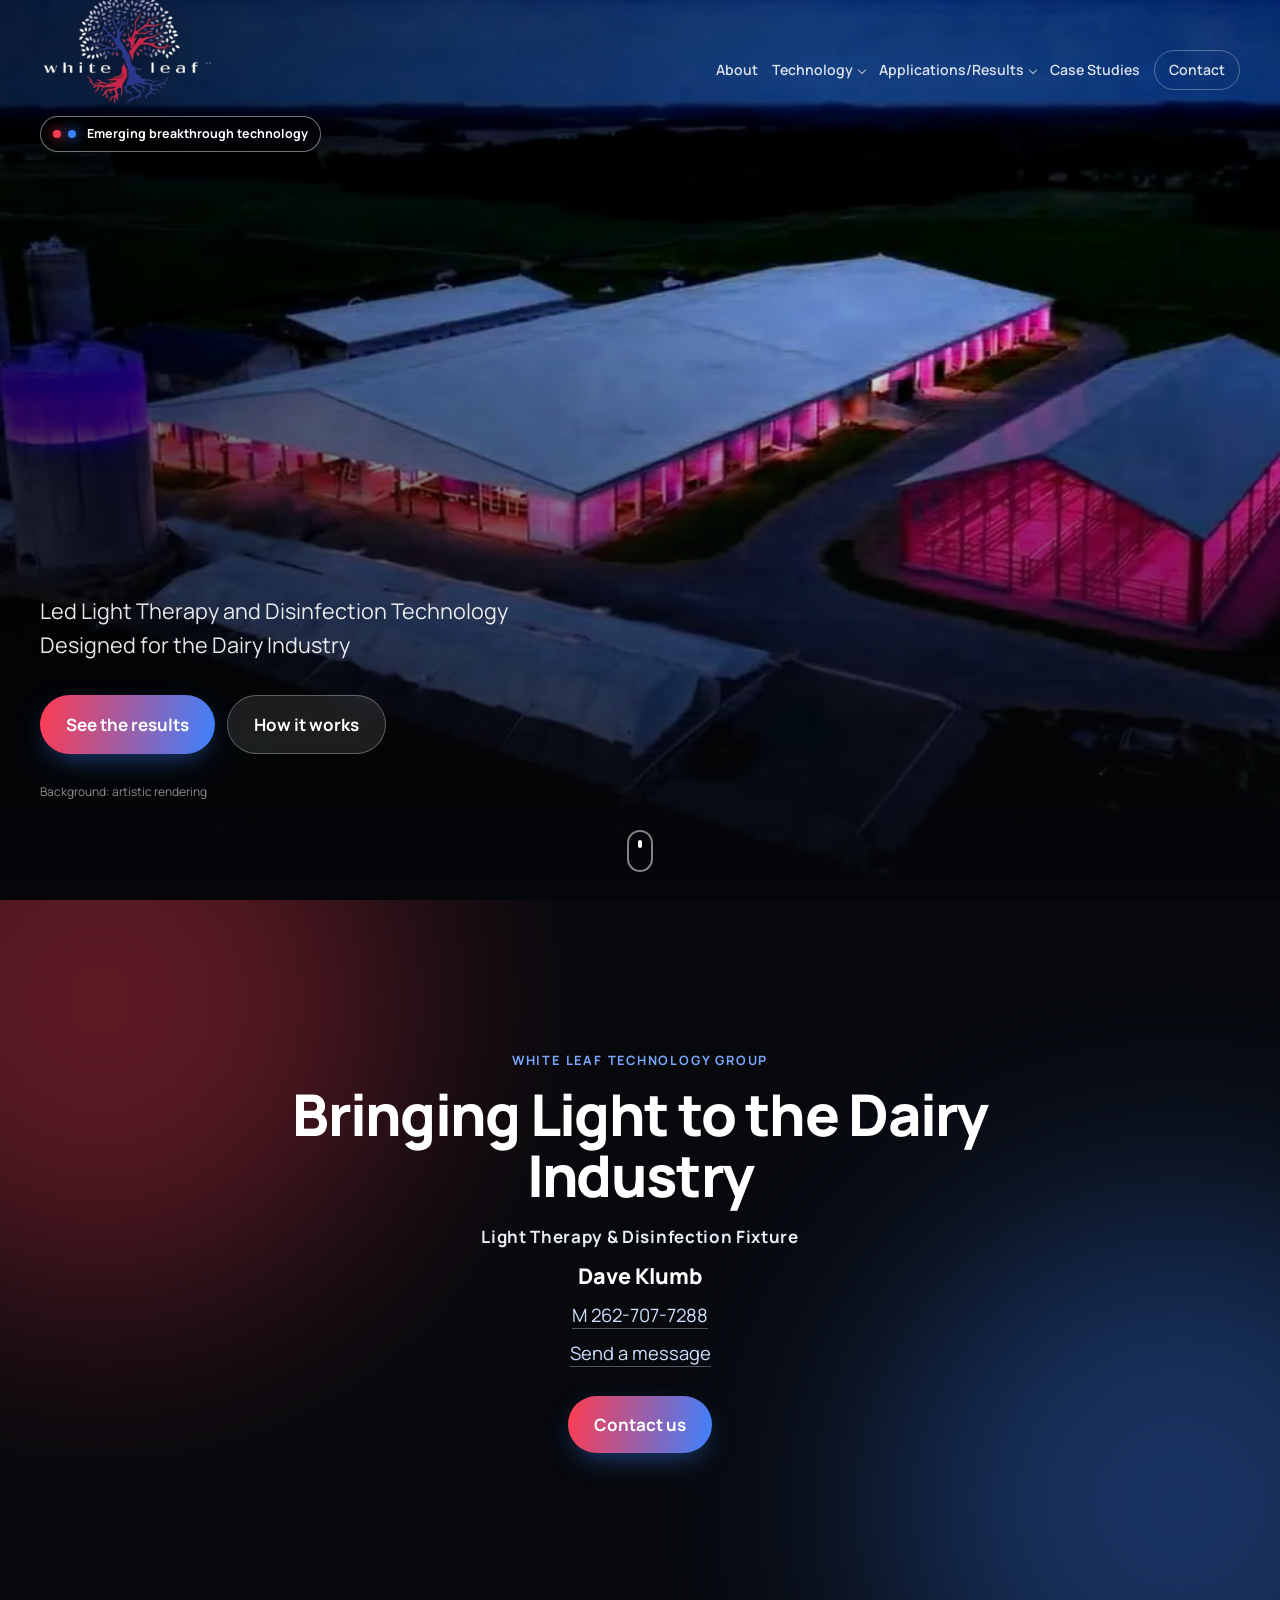
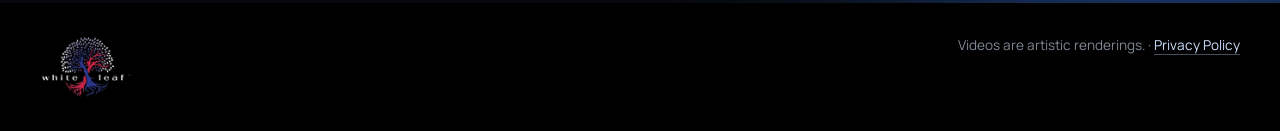
<file: index.html>
<!doctype html>
<html lang="en"><head><meta charset="utf-8"><meta name="viewport" content="width=device-width,initial-scale=1">
<title>White Leaf Technology Group — Red and Blue LED Lighting for Dairy Barns</title>
<meta name="description" content="Red and blue LED germicidal and therapy lighting for dairy barns. Fixtures for milking cows, the calving pen, heifer huts, and water troughs.">
<link rel="canonical" href="https://www.whiteleafled.net/">
<meta name="theme-color" content="#07090d">
<meta property="og:type" content="website">
<meta property="og:site_name" content="White Leaf Technology Group">
<meta property="og:title" content="White Leaf Technology Group — Red and Blue LED Lighting for Dairy Barns">
<meta property="og:description" content="Red and blue LED germicidal and therapy lighting for dairy barns. Fixtures for milking cows, the calving pen, heifer huts, and water troughs.">
<meta property="og:url" content="https://www.whiteleafled.net/">
<meta property="og:image" content="https://www.whiteleafled.net/img/og.jpg">
<meta property="og:image:alt" content="Dairy free-stall barn under red and blue LED lighting">
<meta property="og:image:type" content="image/jpeg">
<meta property="og:image:width" content="1200">
<meta property="og:image:height" content="630">
<meta name="twitter:card" content="summary_large_image">
<meta name="twitter:title" content="White Leaf Technology Group — Red and Blue LED Lighting for Dairy Barns">
<meta name="twitter:description" content="Red and blue LED germicidal and therapy lighting for dairy barns. Fixtures for milking cows, the calving pen, heifer huts, and water troughs.">
<meta name="twitter:image" content="https://www.whiteleafled.net/img/og.jpg">
<meta name="twitter:image:alt" content="Dairy free-stall barn under red and blue LED lighting">
<link rel="icon" href="favicon.ico" sizes="any">
<link rel="icon" type="image/png" href="favicon-16x16.png" sizes="16x16">
<link rel="icon" type="image/png" href="favicon-32x32.png" sizes="32x32">
<link rel="apple-touch-icon" href="apple-touch-icon.png">
<link rel="preload" href="fonts/manrope-latin.woff2" as="font" type="font/woff2" crossorigin>
<link rel="preload" as="image" href="img/logo-432.webp" imagesrcset="img/logo-216.webp 216w, img/logo-432.webp 432w" imagesizes="(max-width:520px) 105px, 216px">
<link rel="preload" as="image" href="media/flyby.webp" fetchpriority="high">
<link rel="stylesheet" href="style.css?v=20261120c">
<script type="application/ld+json">
{
  "@context": "https://schema.org",
  "@graph": [
    {
      "@type": [
        "Organization",
        "LocalBusiness"
      ],
      "@id": "https://www.whiteleafled.net/#business",
      "name": "White Leaf Technology Group",
      "url": "https://www.whiteleafled.net/",
      "description": "White Leaf Technology Group identifies emerging technologies that can be applied in the dairy industry. The first product technology being released is LED technology consisting of germicidal and therapy lighting. The blue light is continuous low-level violet-blue light in a selected band of the visible spectrum.",
      "telephone": "+1-262-707-7288",
      "address": {
        "@type": "PostalAddress",
        "addressRegion": "WI",
        "addressCountry": "US"
      },
      "areaServed": {
        "@type": "Country",
        "name": "United States"
      },
      "logo": {
        "@type": "ImageObject",
        "url": "https://www.whiteleafled.net/img/logo.png",
        "width": 852,
        "height": 584
      },
      "image": {
        "@type": "ImageObject",
        "url": "https://www.whiteleafled.net/img/og.jpg",
        "width": 1200,
        "height": 630
      },
      "founder": {
        "@type": "Person",
        "@id": "https://www.whiteleafled.net/#dave-klumb",
        "name": "Dave Klumb",
        "telephone": "+1-262-707-7288"
      }
    },
    {
      "@type": "WebSite",
      "@id": "https://www.whiteleafled.net/#website",
      "name": "White Leaf Technology Group",
      "url": "https://www.whiteleafled.net/",
      "description": "Red and blue LED germicidal and therapy lighting for dairy barns. Fixtures for milking cows, the calving pen, heifer huts, and water troughs.",
      "publisher": {
        "@id": "https://www.whiteleafled.net/#business"
      },
      "inLanguage": "en"
    },
    {
      "@type": "ItemList",
      "@id": "https://www.whiteleafled.net/#applications",
      "name": "Applications",
      "numberOfItems": 5,
      "itemListElement": [
        {
          "@type": "ListItem",
          "position": 1,
          "item": {
            "@type": "Service",
            "@id": "https://www.whiteleafled.net/#app-milking-holsteins",
            "name": "Milking Holsteins",
            "url": "https://www.whiteleafled.net/#app-milking-holsteins",
            "description": "LED light therapy and disinfection technology is installed in fixtures over the cow stalls in the free stall building. In head-to-head stalls one large fixture covers a total of 10 cows. A smaller fixture with directional technology covers 5 cows along wall stalls. Farmers, herd masters, and farm nutritionists have confirmed an average increase in milk production of 4.5–6.5 lbs more per cow under the lights. On one test farm, 2nd and 3rd year lactation cows under the lights were tracked against 2nd and 3rd lactation cows on the other side of the main feed aisle under standard lighting, with 4.5 lbs more milk per cow in the group under the LED light therapy and disinfection fixtures. All groups were fed from the same mixer at the same time each day. Multiple dairy farms installed and tracked the data over a period of 6+ years.",
            "provider": {
              "@id": "https://www.whiteleafled.net/#business"
            }
          }
        },
        {
          "@type": "ListItem",
          "position": 2,
          "item": {
            "@type": "Service",
            "@id": "https://www.whiteleafled.net/#app-nursery",
            "name": "Calving pen",
            "url": "https://www.whiteleafled.net/#app-nursery",
            "description": "LED therapy and disinfection fixtures are used in the free stall building, nursery area. Red light heals and repairs tissue, reduces pain and inflammation, improves joint and muscle health, and increases blood circulation. Blue light will improve barn hygiene / air quality around the cows, reduces heavy load of bacteria on the cow, and reducing subclinical infections.",
            "provider": {
              "@id": "https://www.whiteleafled.net/#business"
            }
          }
        },
        {
          "@type": "ListItem",
          "position": 3,
          "item": {
            "@type": "Service",
            "@id": "https://www.whiteleafled.net/#app-heifer-huts",
            "name": "Heifer Huts",
            "url": "https://www.whiteleafled.net/#app-heifer-huts",
            "description": "Red wavelengths penetrate directly through an animal’s skin and eyes, transform into cellular energy, and help develop the newborn heifer immune system, help fight off bacterial or viral infections, improve joint and muscle health, and increase blood circulation. Blue light is deadly for bacteria but safe for continuous exposure and harmless to humans and animals. It helps sanitize all feeding equipment; continuous sanitization of the calf hut keeps bacterial counts low.",
            "provider": {
              "@id": "https://www.whiteleafled.net/#business"
            }
          }
        },
        {
          "@type": "ListItem",
          "position": 4,
          "item": {
            "@type": "Service",
            "@id": "https://www.whiteleafled.net/#app-water-troughs",
            "name": "Water Troughs",
            "url": "https://www.whiteleafled.net/#app-water-troughs",
            "description": "White Leaf’s all-blue linear fixture uses patented viewing optics that direct 95% of the light into the trough / water. It helps kill harmful bacteria in the cow water troughs. With continuous sanitization, the water in the trough keeps bacterial counts low. Blue light is deadly for bacteria but safe for continuous exposure and harmless to humans and animals.",
            "provider": {
              "@id": "https://www.whiteleafled.net/#business"
            }
          }
        },
        {
          "@type": "ListItem",
          "position": 5,
          "item": {
            "@type": "Service",
            "@id": "https://www.whiteleafled.net/#app-unseen-enemy",
            "name": "Whey Material",
            "url": "https://www.whiteleafled.net/#app-unseen-enemy",
            "description": "Whey Material is an Applications entry on this site. The page presents it as a video. Videos on the site are artistic renderings.",
            "provider": {
              "@id": "https://www.whiteleafled.net/#business"
            }
          }
        }
      ]
    },
    {
      "@type": "VideoObject",
      "@id": "https://www.whiteleafled.net/#video-app-milking-holsteins",
      "name": "Milking Holsteins",
      "description": "LED light therapy and disinfection fixtures over cow stalls in the free stall building. One large fixture covers 10 cows in head-to-head stalls. A smaller directional fixture covers 5 cows along wall stalls. Videos on the site are artistic renderings.",
      "thumbnailUrl": "https://www.whiteleafled.net/media/app-milking-holsteins.webp",
      "contentUrl": "https://www.whiteleafled.net/media/app-milking-holsteins.mp4",
      "duration": "PT48.567S",
      "uploadDate": "2026-11-05T09:12:52-06:00",
      "publisher": {
        "@id": "https://www.whiteleafled.net/#business"
      },
      "inLanguage": "en"
    },
    {
      "@type": "VideoObject",
      "@id": "https://www.whiteleafled.net/#video-app-nursery",
      "name": "Calving pen",
      "description": "LED therapy and disinfection fixtures in the free stall building, nursery area. Videos on the site are artistic renderings.",
      "thumbnailUrl": "https://www.whiteleafled.net/media/app-nursery.webp",
      "contentUrl": "https://www.whiteleafled.net/media/app-nursery.mp4",
      "duration": "PT45.867S",
      "uploadDate": "2026-11-05T10:46:21-06:00",
      "publisher": {
        "@id": "https://www.whiteleafled.net/#business"
      },
      "inLanguage": "en"
    },
    {
      "@type": "VideoObject",
      "@id": "https://www.whiteleafled.net/#video-app-heifer-huts",
      "name": "Heifer Huts",
      "description": "Red and blue LED therapy and disinfection lighting for heifer huts. Red light helps develop the newborn heifer immune system. Blue light helps sanitize feeding equipment, and continuous sanitization of the calf hut keeps bacterial counts low. Videos on the site are artistic renderings.",
      "thumbnailUrl": "https://www.whiteleafled.net/media/app-heifer-huts.webp",
      "contentUrl": "https://www.whiteleafled.net/media/app-heifer-huts.mp4",
      "duration": "PT51.014S",
      "uploadDate": "2026-11-05T11:38:45-06:00",
      "publisher": {
        "@id": "https://www.whiteleafled.net/#business"
      },
      "inLanguage": "en"
    },
    {
      "@type": "VideoObject",
      "@id": "https://www.whiteleafled.net/#video-app-water-troughs",
      "name": "Water Troughs",
      "description": "An all-blue linear fixture for cow water troughs. Patented viewing optics direct 95% of the light into the trough. Continuous sanitization keeps bacterial counts in the water low. Videos on the site are artistic renderings.",
      "thumbnailUrl": "https://www.whiteleafled.net/media/app-water-troughs.webp",
      "contentUrl": "https://www.whiteleafled.net/media/app-water-troughs.mp4",
      "duration": "PT33.300S",
      "uploadDate": "2026-11-05T08:44:32-06:00",
      "publisher": {
        "@id": "https://www.whiteleafled.net/#business"
      },
      "inLanguage": "en"
    },
    {
      "@type": "VideoObject",
      "@id": "https://www.whiteleafled.net/#video-app-how-we-kill-unseen-enemy",
      "name": "How we kill the Unseen Enemy",
      "description": "Applications video: How we kill the Unseen Enemy. Videos on the site are artistic renderings.",
      "thumbnailUrl": "https://www.whiteleafled.net/media/app-how-we-kill-unseen-enemy.webp",
      "contentUrl": "https://www.whiteleafled.net/media/app-how-we-kill-unseen-enemy.mp4",
      "duration": "PT1M22.918S",
      "uploadDate": "2026-10-27T21:42:15-05:00",
      "publisher": {
        "@id": "https://www.whiteleafled.net/#business"
      },
      "inLanguage": "en"
    },
    {
      "@type": "VideoObject",
      "@id": "https://www.whiteleafled.net/#video-app-bacteria-impact-milking-cow",
      "name": "How Heavy Loads of Bacteria Impact a Milking Cow",
      "description": "Several key bacteria threaten dairy farm milking operations, causing udder infections, milk quality degradation, and animal health risks. Mastitis is the most costly disease in dairy farming, damaging udder tissue and reducing milk yield. Videos on the site are artistic renderings.",
      "thumbnailUrl": "https://www.whiteleafled.net/media/app-bacteria-impact-milking-cow.webp",
      "contentUrl": "https://www.whiteleafled.net/media/app-bacteria-impact-milking-cow.mp4",
      "duration": "PT2M40.725S",
      "uploadDate": "2026-11-05T23:03:02+00:00",
      "publisher": {
        "@id": "https://www.whiteleafled.net/#business"
      },
      "inLanguage": "en"
    },
    {
      "@type": "VideoObject",
      "@id": "https://www.whiteleafled.net/#video-app-unseen-enemy",
      "name": "Whey Material",
      "description": "Applications video: Whey Material. Videos on the site are artistic renderings.",
      "thumbnailUrl": "https://www.whiteleafled.net/media/app-unseen-enemy.webp",
      "contentUrl": "https://www.whiteleafled.net/media/app-unseen-enemy.mp4",
      "duration": "PT1M39.533S",
      "uploadDate": "2026-11-11T02:43:01+00:00",
      "publisher": {
        "@id": "https://www.whiteleafled.net/#business"
      },
      "inLanguage": "en"
    },
    {
      "@type": "FAQPage",
      "@id": "https://www.whiteleafled.net/#faq",
      "mainEntity": [
        {
          "@type": "Question",
          "name": "Does fighting bacteria take a lot of energy?",
          "acceptedAnswer": {
            "@type": "Answer",
            "text": "Fighting off bacteria takes an immense amount of energy from a milking cow, particularly in the form of glucose. When a dairy cow’s immune system detects bad bacteria—whether in her environment, on her feed, or in her gut—it triggers an inflammatory response. Research from groups like the Wageningen Livestock Research Institute shows that a fully activated immune system drastically shifts the cow’s metabolic priorities. An acute immune response can consume over 1 kilogram (2.2 lbs) of pure glucose every 12 hours. Milking cows need glucose to make lactose (milk sugar). The immune system takes complete priority. An activated immune system uses additional energy and glucose, leaving less available for milk production. A major bacterial challenge can cause a sudden drop in milk production of 20 to 40 pounds or more per day because the energy is diverted away from the udder."
          }
        }
      ]
    }
  ]
}
</script>
</head>
<body>
<!-- All facts come from the deck "Roden-Dornacker study 1-5-2026.pdf". Slide numbers cited in comments. Copy condensed; no invented results. -->
<a class="skip" href="#home-cta">Skip to content</a>
<header class="nav" id="nav"><div class="wrap nav-in">
<div class="brand-block">
<a href="#top" class="brand" aria-label="White Leaf Technology Group"><img class="logo" src="img/logo-432.webp" srcset="img/logo-216.webp 216w, img/logo-432.webp 432w" sizes="(max-width:520px) 105px, 216px" alt="White Leaf Technology Group logo" width="852" height="584" fetchpriority="high"></a>
<p class="nav-eyebrow"><span class="dot r"></span><span class="dot b"></span>Emerging breakthrough technology</p>
</div>
<button type="button" class="menu-btn" aria-label="Open menu" aria-expanded="false" aria-controls="site-nav"><span></span><span></span></button>
<nav id="site-nav" aria-label="Primary"><a href="#about">About</a><div class="dd"><a href="#technology" class="dd-top" aria-haspopup="true" aria-expanded="false">Technology<span class="caret" aria-hidden="true"></span></a><div class="dd-menu"><a href="#technology">How it works</a><a href="#tech-wavelengths">Wavelengths</a><a href="#tech-led">What is an LED</a><a href="#tech-emerging">Emerging technology</a><a href="#tech-used-today">Used today</a><a href="#red-light">Red light</a><a href="#blue-light">Blue light</a></div></div><div class="dd"><a href="#applications" class="dd-top" aria-haspopup="true" aria-expanded="false">Applications/Results<span class="caret" aria-hidden="true"></span></a><div class="dd-menu"><a href="#app-milking-holsteins">Milking Holsteins</a><a href="#app-nursery">Calving pen</a><a href="#app-heifer-huts">Heifer Huts</a><a href="#app-water-troughs">Water Troughs</a><a href="#app-how-we-kill-unseen-enemy">How we kill the Unseen Enemy</a><a href="#app-bacteria-impact-milking-cow">How Heavy Loads of Bacteria Impact a Milking Cow</a><a href="#app-unseen-enemy">Whey Material</a></div></div><a href="#case-studies">Case Studies</a><a href="#contact" class="nav-cta">Contact</a></nav>
</div></header>

<main>
<section id="top" class="hero">
<video class="hero-video" autoplay muted loop playsinline preload="metadata" poster="media/flyby.webp" width="1280" height="720" aria-hidden="true"><source src="media/flyby.mp4?v=20261117m" type="video/mp4"><source src="media/flyby.webm?v=20261117m" type="video/webm"></video>
<div class="hero-shade"></div>
<div class="wrap hero-in">
<h1 class="lead">Led Light Therapy and Disinfection Technology Designed for the Dairy Industry</h1>
<div class="ctas"><a class="btn" href="#applications">See the results</a><a class="btn ghost" href="#technology">How it works</a></div>
<p class="tag">Background: artistic rendering</p>
</div>
<a href="#home-cta" class="scroll-cue" aria-label="Scroll to contact information"></a>
</section>

<section id="about" class="sec nav-panel">
<div class="wrap split">
<div class="txt reveal">
<p class="kicker">About</p>
<h2>Bringing emerging technology to the dairy industry.</h2>
<p>White Leaf Technology Group consists of a talented team of individuals that are focused on identifying new emerging technologies that can be applied into the dairy industry. We also evaluate existing technology used in other non-dairy applications that could be re-applied in the dairy industry.</p>
<p>Our goal is to create a safer and healthier environment for dairy animals. Products need to offer measurable return on investment to the dairy farm of 1 year or less.</p>
<p class="muted">Our first product technology being released is LED technology consisting of germicidal and therapy lighting.</p>
</div>
<figure class="media reveal"><picture><source type="image/avif" srcset="img/about-barn-480.avif 480w, img/about-barn-960.avif 960w, img/about-barn.avif 1600w" sizes="(max-width:900px) 100vw, 720px"><img srcset="img/about-barn-480.webp 480w, img/about-barn-960.webp 960w, img/about-barn.webp 1600w" sizes="(max-width:900px) 100vw, 720px" src="img/about-barn.webp" alt="Dairy free-stall barn under red and blue LED lighting" loading="lazy" decoding="async" width="1600" height="1200"></picture><figcaption>In the barn under the lights</figcaption></figure>
</div>
</section>

<section id="technology" class="sec dark nav-panel">
<div class="glow g1"></div><div class="glow g2"></div>
<div class="wrap">
<div class="head reveal"><p class="kicker">Technology</p>
<h2>LED light technologies,<br>operating at different Wavelengths and Frequency's.</h2>
<!-- Technology deck slide 1 -->
<p class="muted">Light emitting diodes (LEDs) are semiconductors that convert electrical energy into light energy. The color of the light depends on the semiconductor material — and each color does a different job.</p></div>
<nav class="tech-sub reveal" aria-label="Technology pages"><a href="#tech-wavelengths">Wavelengths</a><a href="#tech-led">What is an LED</a><a href="#tech-emerging">Emerging technology</a><a href="#tech-used-today">Used today</a><a href="#red-light">Red light</a><a href="#blue-light">Blue light</a></nav>
<div class="duo">
<article class="panel red reveal">
<div class="pbody"><span class="nm">Red</span><h3><a href="#red-light">Red light</a></h3>
<!-- Slide 12 -->
<ul><li>Penetrates directly through an animal’s skin and eyes.</li>
<li>Transforms into cellular energy, kick-starting metabolic events — including stimulation of collagen production and an increase in ATP, a boost of energy to the cells.</li>
<li>Heals and repairs tissue.</li>
<li>Reduces pain and inflammation.</li>
<li>Improves joint and muscle health.</li>
<li>Increases blood circulation.</li></ul></div>
</article>
<article class="panel blue reveal">
<div class="pbody"><span class="nm">Blue · shorter wavelength</span><h3><a href="#blue-light">Blue light</a></h3>
<!-- Slide 13 -->
<ul><li>Laboratory and clinical studies have validated its “killing power” over a whole range of pathogenic bacteria.</li>
<li>Including Staphylococcus aureus, MRSA, Streptococcus, Listeria, Salmonella and E. coli.</li>
<li>Environmental exposure to blue light LED technology results in reduction of illnesses and infections contracted through the air or on hard surfaces.</li></ul></div>
</article>
</div>
</div>
</section>

<!-- Technology pages: copy from Dave's Technology deck (slides cited), condensed for web -->

<section id="tech-wavelengths" class="sec nav-panel">
<div class="wrap">
<div class="head reveal">
<p class="kicker">Technology · Wavelengths</p>
<h2>Where LED light sits on the spectrum.</h2>
<!-- Wavelengths deck slides 1–2 -->
<p class="muted">Light is a wave. Two simple measures tell you what kind of light it is.</p>
</div>
<div class="duo reveal">
<article class="panel red">
<div class="pbody">
<span class="nm">Frequency</span>
<h3>How often it repeats.</h3>
<p>Frequency is how many wave cycles pass a point each second. Higher frequency means the wave oscillates faster.</p>
</div>
</article>
<article class="panel blue">
<div class="pbody">
<span class="nm">Wavelength</span>
<h3>How long each wave is.</h3>
<p>Wavelength is the distance from one crest to the next. A longer wavelength means the wave is more stretched out.</p>
</div>
</article>
</div>
<p class="reveal muted" style="max-width:46rem;margin:1.25rem auto 1.5rem;text-align:center">Higher frequencies have shorter wavelengths. Lower frequencies have longer wavelengths.</p>
<figure class="media reveal" style="max-width:960px;margin:0 auto">
<picture><source type="image/avif" srcset="img/tech-spectrum-480.avif 480w, img/tech-spectrum-960.avif 960w, img/tech-spectrum.avif 1280w" sizes="(max-width:900px) 100vw, 720px"><img srcset="img/tech-spectrum-480.webp 480w, img/tech-spectrum-960.webp 960w, img/tech-spectrum.webp 1280w" sizes="(max-width:900px) 100vw, 720px" src="img/tech-spectrum.webp" alt="Electromagnetic spectrum diagram showing the visible light band between ultraviolet and infrared" loading="lazy" decoding="async" width="1280" height="685"></picture>
<figcaption>Visible light is a narrow band between ultraviolet and infrared — roughly 400 to 700 nanometers. Blue is toward the shorter end; red is toward the longer end.</figcaption>
</figure>
<p class="muted reveal" style="max-width:40rem;margin:1.25rem auto 0;text-align:center">White Leaf’s red and blue LED fixtures sit in that visible band, each at its own wavelength and frequency.</p>
</div>
<div class="wrap"><p class="more reveal"><a class="btn ghost" href="#tech-led">What is an LED &rarr;</a></p></div>
</section>

<section id="tech-led" class="sec nav-panel">
<div class="wrap split">
<div class="txt reveal">
<p class="kicker">Technology · What is an LED</p>
<h2>A light emitting diode.</h2>
<!-- Technology deck slide 1 -->
<p>Light emitting diodes (LEDs) are semiconductors that convert electrical energy into light energy.</p>
<p>The color of the emitted light depends on the semiconductor material and its composition.</p>
<p class="muted">LEDs are generally classified into three wavelengths:</p>
<ul class="ticks"><li><b>Ultraviolet</b></li><li><b>Visible</b></li><li><b>Infrared</b></li></ul>
</div>
<figure class="media reveal"><picture><source type="image/avif" srcset="img/tech-led-panels.avif"><img src="img/tech-led-panels.webp" alt="LED panel emitting light" loading="lazy" decoding="async" width="400" height="363"></picture><figcaption>An LED panel emitting light</figcaption></figure>
</div>
<div class="wrap"><p class="more reveal"><a class="btn ghost" href="#tech-emerging">Emerging technology &rarr;</a></p></div>
</section>

<section id="tech-emerging" class="sec dark nav-panel">
<div class="glow g1"></div><div class="glow g2"></div>
<div class="wrap split">
<div class="txt reveal">
<p class="kicker">Technology · Emerging technology</p>
<h2>From NASA plant research to cell healing.</h2>
<!-- Technology deck slide 2 -->
<p>In 1993, Quantum Devices of Barneveld, WI developed a light-emitting diode for NASA to use in its plant growth experiments.</p>
<p>A NASA-sponsored research center at the University of Wisconsin-Madison developed Astro culture 3 — a plant growth chamber using near infrared HEALS technology for plant growth experiments on shuttle missions.</p>
<p>LEDs release energy in the form of photons. Their long wavelengths of light stimulate cells to aid in healing — and NASA went on to study LEDs to increase the metabolism of human cells and stem the loss of bone and muscle in astronauts.</p>
</div>
<figure class="media reveal"><picture><source type="image/avif" srcset="img/tech-plants-led-480.avif 480w, img/tech-plants-led-960.avif 960w, img/tech-plants-led.avif 1024w" sizes="(max-width:900px) 100vw, 720px"><img srcset="img/tech-plants-led-480.webp 480w, img/tech-plants-led-960.webp 960w, img/tech-plants-led.webp 1024w" sizes="(max-width:900px) 100vw, 720px" src="img/tech-plants-led.webp" alt="Plants growing under purple LED light" loading="lazy" decoding="async" width="1024" height="683"></picture><figcaption>Plant growth under LED light</figcaption></figure>
</div>
<div class="wrap split rev mt">
<div class="txt reveal"><p class="kicker">In space</p><h3>Light for astronauts.</h3><p>NASA’s research extended from plants to people — using LED light to support human cells, bone and muscle on missions.</p></div>
<figure class="media reveal"><picture><source type="image/avif" srcset="img/tech-spacecraft-cabin-480.avif 480w, img/tech-spacecraft-cabin.avif 665w" sizes="(max-width:900px) 100vw, 720px"><img srcset="img/tech-spacecraft-cabin-480.webp 480w, img/tech-spacecraft-cabin.webp 665w" sizes="(max-width:900px) 100vw, 720px" src="img/tech-spacecraft-cabin.webp" alt="Spacecraft cabin interior with LED lighting" loading="lazy" decoding="async" width="665" height="443"></picture><figcaption>Spacecraft cabin lighting</figcaption></figure>
</div>
<div class="wrap"><p class="more reveal"><a class="btn ghost" href="#tech-used-today">Where it’s used today &rarr;</a></p></div>
</section>

<section id="tech-used-today" class="sec nav-panel">
<div class="wrap">
<div class="head reveal"><p class="kicker">Technology · Used today</p><h2>Light at work, every day.</h2>
<p class="muted">Light frequencies are already part of everyday medicine, animal care and clinical settings.</p></div>
<!-- Technology deck slide 3 -->
<h3 class="reveal">Light frequencies in everyday use</h3>
<div class="grid">
<figure class="tile reveal"><picture><source type="image/avif" srcset="img/used-xray-scan-480.avif 480w, img/used-xray-scan-960.avif 960w, img/used-xray-scan.avif 1200w" sizes="(max-width:520px) 100vw, (max-width:900px) 50vw, 300px"><img srcset="img/used-xray-scan-480.webp 480w, img/used-xray-scan-960.webp 960w, img/used-xray-scan.webp 1200w" sizes="(max-width:520px) 100vw, (max-width:900px) 50vw, 300px" src="img/used-xray-scan.webp" alt="Illustration of a patient at an X-ray machine" loading="lazy" decoding="async" width="1200" height="675"></picture><figcaption><b>X-ray</b>Imaging</figcaption></figure>
<figure class="tile reveal"><picture><source type="image/avif" srcset="img/used-mri-cutaway.avif"><img src="img/used-mri-cutaway.webp" alt="MRI scanner cutaway diagram" loading="lazy" decoding="async" width="478" height="364"></picture><figcaption><b>MRI</b>Scanners</figcaption></figure>
<figure class="tile reveal"><picture><source type="image/avif" srcset="img/used-brain-scans-480.avif 480w, img/used-brain-scans.avif 900w" sizes="(max-width:520px) 100vw, (max-width:900px) 50vw, 300px"><img srcset="img/used-brain-scans-480.webp 480w, img/used-brain-scans.webp 900w" sizes="(max-width:520px) 100vw, (max-width:900px) 50vw, 300px" src="img/used-brain-scans.webp" alt="Brain scan images" loading="lazy" decoding="async" width="900" height="600"></picture><figcaption><b>Brain scans</b>Medical imaging</figcaption></figure>
<figure class="tile reveal"><picture><source type="image/avif" srcset="img/used-xrays.avif"><img src="img/used-xrays.webp" alt="Set of X-ray images" loading="lazy" decoding="async" width="204" height="192"></picture><figcaption><b>X-rays</b>Diagnostics</figcaption></figure>
</div>

<!-- Technology deck slide 4 -->
<div class="split mt">
<div class="txt reveal"><p class="kicker">Animals</p><h3>Other applications of light therapy.</h3>
<ul class="ticks"><li>Used on racing horses.</li><li>Used to stimulate and increase egg laying performance and enhance bird welfare.</li></ul></div>
<div class="pair reveal"><figure class="media"><picture><source type="image/avif" srcset="img/used-racehorse.avif"><img src="img/used-racehorse.webp" alt="Horse standing under red therapy lights" loading="lazy" decoding="async" width="300" height="168"></picture><figcaption>Racing horses</figcaption></figure>
<figure class="media"><picture><source type="image/avif" srcset="img/used-poultry-house.avif"><img src="img/used-poultry-house.webp" alt="Poultry house under red light" loading="lazy" decoding="async" width="451" height="338"></picture><figcaption>Egg laying &amp; bird welfare</figcaption></figure></div>
</div>

<!-- Technology deck slides 5-6 -->
<div class="split rev mt">
<div class="txt reveal"><p class="kicker">Human eyes</p><h3>Light therapy used on human eyes.</h3>
<p>LED light therapy is used and being researched for certain eye conditions. It works by boosting mitochondrial function in retinal cells and improving blood circulation, which can help slow disease progression and reduce inflammation.</p>
<ul class="ticks">
<li><b>Dry eye &amp; MGD:</b> red and near-infrared masks gently warm the eyelids, melting blockages so the glands can secrete natural oils and stabilize tears.</li>
<li><b>Dry AMD:</b> systems like the Valeda Light Delivery System stimulate energy production in retinal cells, reducing drusen buildup and slowing vision loss.</li>
<li><b>Diabetic retinopathy:</b> near-infrared wavelengths help protect photoreceptors and reduce inflammation-related damage (experimental and clinical).</li>
<li><b>Blepharitis:</b> blue or red light is sometimes applied to reduce bacterial load and inflammation along the eyelids.</li></ul></div>
<div class="pair reveal"><figure class="media"><picture><source type="image/avif" srcset="img/used-eye-therapy-device.avif"><img src="img/used-eye-therapy-device.webp" alt="Patient receiving eye light therapy from a clinical device" loading="lazy" decoding="async" width="440" height="454"></picture><figcaption>Clinical eye light therapy</figcaption></figure>
<figure class="media"><picture><source type="image/avif" srcset="img/used-eye-mask-480.avif 480w, img/used-eye-mask.avif 768w" sizes="(max-width:900px) 100vw, 720px"><img srcset="img/used-eye-mask-480.webp 480w, img/used-eye-mask.webp 768w" sizes="(max-width:900px) 100vw, 720px" src="img/used-eye-mask.webp" alt="Person wearing a red light therapy eye mask" loading="lazy" decoding="async" width="768" height="513"></picture><figcaption>Red light eye mask</figcaption></figure></div>
</div>

<!-- Technology deck slide 8 -->
<div class="split mt">
<div class="txt reveal"><p class="kicker">Hospitals</p><h3>Blue light treating jaundice.</h3>
<p>Blue light is used to treat jaundice in babies. Here’s how it works:</p>
<ul class="ticks">
<li><b>Bilirubin buildup.</b> Jaundice happens when a baby’s immature liver cannot process bilirubin (a yellow pigment from broken-down red blood cells) fast enough, causing it to build up in the blood and turn the skin and eyes yellow.</li>
<li><b>Light absorption.</b> The baby is placed under special therapeutic lights — typically in the blue or blue-green spectrum — wearing only a diaper and protective eye patches.</li>
<li><b>Photochemical change.</b> As the blue light penetrates the skin, it triggers a photochemical reaction (photoisomerization). This changes the structure of the water-insoluble bilirubin into water-soluble isomers like lumirubin.</li>
</ul>
<p><a href="#blue-light">More on blue light &rarr;</a></p></div>
<figure class="media reveal"><picture><source type="image/avif" srcset="img/blue-jaundice-cleveland.avif"><img src="img/blue-jaundice-cleveland.webp" alt="Infant in an incubator under blue light for jaundice treatment" loading="lazy" decoding="async" width="299" height="168"></picture><figcaption>Blue light jaundice treatment · Cleveland Clinic</figcaption></figure>
</div>
<p class="more reveal"><a class="btn ghost" href="#red-light">Red light &rarr;</a></p>
</div>
</section>

<section id="red-light" class="sec dark nav-panel">
<div class="glow g1"></div>
<div class="wrap split">
<div class="txt reveal">
<p class="kicker">Technology · Red light</p>
<h2>Red light.</h2>
<!-- Study deck slide 12 (existing site copy) -->
<ul class="ticks"><li>Penetrates directly through an animal’s skin and eyes.</li>
<li>Transforms into cellular energy, kick-starting metabolic events — including stimulation of collagen production and an increase in ATP, a boost of energy to the cells.</li>
<li>Increase circulation</li>
<li>Decrease inflammation</li></ul>
</div>
<figure class="media reveal"><picture><source type="image/avif" srcset="img/fixture-red-480.avif 480w, img/fixture-red.avif 934w" sizes="(max-width:900px) 100vw, 720px"><img srcset="img/fixture-red-480.webp 480w, img/fixture-red.webp 934w" sizes="(max-width:900px) 100vw, 720px" src="img/fixture-red.webp" alt="Red LED fixture hanging in a barn" loading="lazy" decoding="async" width="934" height="642"></picture><figcaption>Red fixture in the barn</figcaption></figure>
</div>
<div class="wrap"><p class="more reveal"><a class="btn ghost" href="#blue-light">Blue light &rarr;</a></p></div>
</section>

<section id="blue-light" class="sec nav-panel">
<div class="wrap split">
<div class="txt reveal">
<p class="kicker">Technology · Blue light</p>
<h2>Blue light: deadly for bacteria, safe for animals.</h2>
<!-- Technology deck slide 7 -->
<p>Blue light LED technology has no harmful side effects. It is safe for continuous exposure and harmless to humans and animals.</p>
<p>Environmental exposure to blue light results in reduction of illnesses and infections contracted through the air or on hard surfaces.</p>
</div>
<figure class="media reveal"><picture><source type="image/avif" srcset="img/blue-vet-dog-480.avif 480w, img/blue-vet-dog.avif 579w" sizes="(max-width:900px) 100vw, 720px"><img srcset="img/blue-vet-dog-480.webp 480w, img/blue-vet-dog.webp 579w" sizes="(max-width:900px) 100vw, 720px" src="img/blue-vet-dog.webp" alt="Dog receiving blue light therapy on a paw" loading="lazy" decoding="async" width="579" height="480"></picture><figcaption>Blue light veterinary therapy</figcaption></figure>
</div>
<div class="wrap split rev mt">
<div class="txt reveal"><p class="kicker">Validated killing power</p><h3>Pathogenic bacteria targeted.</h3>
<!-- Technology deck slide 7 -->
<p>Laboratory and clinical studies have validated blue light’s killing power over a whole range of pathogenic bacteria, including:</p>
<p class="chips">Staphylococcus aureus · MRSA · Coagulase-negative Staphylococcus · Streptococcus · Enterococcus · Clostridium · Bacillus · Listeria · Acinetobacter · Pseudomonas · Klebsiella · Proteus · Salmonella · E. coli</p></div>
<div class="pair reveal">
<figure class="media"><picture><source type="image/avif" srcset="img/blue-barn-trough-480.avif 480w, img/blue-barn-trough-960.avif 960w, img/blue-barn-trough.avif 1200w" sizes="(max-width:900px) 100vw, 720px"><img srcset="img/blue-barn-trough-480.webp 480w, img/blue-barn-trough-960.webp 960w, img/blue-barn-trough.webp 1200w" sizes="(max-width:900px) 100vw, 720px" src="img/blue-barn-trough.webp" alt="Cow drinking at a blue water trough under barn lights" loading="lazy" decoding="async" width="1200" height="1600"></picture><figcaption>Blue light over water trough</figcaption></figure>
<figure class="media"><picture><source type="image/avif" srcset="img/blue-barn-pens-480.avif 480w, img/blue-barn-pens-960.avif 960w, img/blue-barn-pens.avif 1200w" sizes="(max-width:900px) 100vw, 720px"><img srcset="img/blue-barn-pens-480.webp 480w, img/blue-barn-pens-960.webp 960w, img/blue-barn-pens.webp 1200w" sizes="(max-width:900px) 100vw, 720px" src="img/blue-barn-pens.webp" alt="Cows in a pen with a blue light hanging over the area" loading="lazy" decoding="async" width="1200" height="1600"></picture><figcaption>Cow under blue light</figcaption></figure>
</div>
</div>
<div class="wrap split mt">
<div class="txt reveal"><p class="kicker">People &amp; clinics</p><h3>Beyond disinfection.</h3>
<!-- Technology deck slide 8 -->
<p>Blue light boosts alertness, helps memory and brain function, and elevates mood. It is used to disinfect operating rooms and to treat jaundice in babies.</p></div>
<div class="pair reveal"><figure class="media"><picture><source type="image/avif" srcset="img/blue-bedroom-480.avif 480w, img/blue-bedroom.avif 900w" sizes="(max-width:900px) 100vw, 720px"><img srcset="img/blue-bedroom-480.webp 480w, img/blue-bedroom.webp 900w" sizes="(max-width:900px) 100vw, 720px" src="img/blue-bedroom.webp" alt="Blue light installed in a medical facility" loading="lazy" decoding="async" width="900" height="1200"></picture><figcaption>Photo of blue light installed in a medical facility.</figcaption></figure>
<figure class="media"><picture><source type="image/avif" srcset="img/blue-jaundice-cleveland.avif"><img src="img/blue-jaundice-cleveland.webp" alt="Infant in an incubator under blue light" loading="lazy" decoding="async" width="299" height="168"></picture><figcaption>Jaundice treatment</figcaption></figure></div>
</div>
<div class="wrap"><p class="more reveal"><a class="btn ghost" href="#technology">Back to How it works &rarr;</a></p></div>
</section>


<section id="applications" class="sec nav-panel">
<div class="wrap">
<div class="head reveal"><p class="kicker">Applications</p><h2>Safer Environment and Increased Milk Production.</h2></div>
<!-- Slide 24 -->
<div class="grid">
<a href="#app-milking-holsteins" class="tile-link"><figure class="tile reveal"><video src="media/app-milking-holsteins-tile.mp4?v=20261117m" loading="lazy" poster="media/app-milking-holsteins.webp" muted loop playsinline preload="none" width="1280" height="720" aria-label="Milking Holsteins"></video><figcaption><b>Milking Holsteins</b></figcaption></figure></a>
<a href="#app-nursery" class="tile-link"><figure class="tile reveal"><video src="media/app-nursery-tile.mp4?v=20261117m" loading="lazy" poster="media/app-nursery.webp" muted loop playsinline preload="none" width="1280" height="720" aria-label="Calving pen"></video><figcaption><b>Calving pen</b></figcaption></figure></a>
<a href="#app-heifer-huts" class="tile-link"><figure class="tile reveal"><video src="media/app-heifer-huts-tile.mp4?v=20261117m" loading="lazy" poster="media/app-heifer-huts.webp" muted loop playsinline preload="none" width="1280" height="720" aria-label="Heifer Huts"></video><figcaption><b>Heifer Huts</b></figcaption></figure></a>
<a href="#app-water-troughs" class="tile-link"><figure class="tile reveal"><video src="media/app-water-troughs-tile.mp4?v=20261117m" loading="lazy" poster="media/app-water-troughs.webp" muted loop playsinline preload="none" width="1280" height="720" aria-label="Water Troughs"></video><figcaption><b>Water Troughs</b></figcaption></figure></a>
<a href="#app-how-we-kill-unseen-enemy" class="tile-link"><figure class="tile reveal"><video src="media/app-how-we-kill-unseen-enemy-tile.mp4?v=20261117m" loading="lazy" poster="media/app-how-we-kill-unseen-enemy.webp" muted loop playsinline preload="none" width="1280" height="720" aria-label="How we kill the Unseen Enemy"></video><figcaption><b>How we kill the Unseen Enemy</b></figcaption></figure></a>
<a href="#app-bacteria-impact-milking-cow" class="tile-link"><figure class="tile reveal"><video src="media/app-bacteria-impact-milking-cow-tile.mp4?v=20261117m" loading="lazy" poster="media/app-bacteria-impact-milking-cow.webp" muted loop playsinline preload="none" width="1280" height="720" aria-label="How Heavy Loads of Bacteria Impact a Milking Cow"></video><figcaption><b>How Heavy Loads of Bacteria Impact a Milking Cow</b></figcaption></figure></a>
<a href="#app-unseen-enemy" class="tile-link"><figure class="tile reveal"><video src="media/app-unseen-enemy-tile.mp4?v=20261117m" loading="lazy" poster="media/app-unseen-enemy.webp" muted loop playsinline preload="none" width="1280" height="720" aria-label="Whey Material"></video><figcaption><b>Whey Material</b></figcaption></figure></a>
</div>
</div>
</section>

<section id="app-milking-holsteins" class="sec nav-panel">
<div class="wrap">
<div class="head reveal"><p class="kicker">Applications · Milking Holsteins</p><h2>Milking Holsteins</h2></div>
<figure class="media reveal" style="max-width:960px;margin:0 auto"><video src="media/app-milking-holsteins.mp4?v=20261117m" loading="lazy" poster="media/app-milking-holsteins.webp" playsinline preload="none" width="1280" height="720" controls data-play-sound="1" style="width:100%;height:auto;display:block" aria-label="Milking Holsteins"><track kind="captions" src="media/app-milking-holsteins.vtt?v=20261117m" srclang="en" label="English"></video></figure>

<div class="txt reveal" style="max-width:42rem;margin:2.25rem auto 0">
<p class="kicker" style="margin-bottom:.5rem">Milking cows</p>
<p>LED light therapy and disinfection technology is installed in fixtures over the cow stalls in the free stall building. In head-to-head stalls we supply one large fixture that covers a total of 10 cows.</p>
<p>We use a smaller fixture that has directional technology to cover 5 cows along wall stalls.</p>
</div>

<div class="duo reveal" style="margin-top:1.75rem;max-width:960px;margin-left:auto;margin-right:auto">
<figure class="media tall"><picture><source type="image/avif" srcset="media/app-milking-fixture-1-480.avif 480w, media/app-milking-fixture-1-960.avif 960w, media/app-milking-fixture-1.avif 1600w" sizes="(max-width:900px) 100vw, 720px"><img srcset="media/app-milking-fixture-1-480.webp 480w, media/app-milking-fixture-1-960.webp 960w, media/app-milking-fixture-1.webp 1600w" sizes="(max-width:900px) 100vw, 720px" src="media/app-milking-fixture-1.webp" alt="Large LED fixture covering head-to-head free stalls with milking Holsteins" loading="lazy" decoding="async" width="1200" height="1600"></picture><figcaption>Head-to-head stalls · 1 large fixture covers 10 cows</figcaption></figure>
<figure class="media tall"><picture><source type="image/avif" srcset="media/app-milking-fixture-2-480.avif 480w, media/app-milking-fixture-2-960.avif 960w, media/app-milking-fixture-2.avif 1600w" sizes="(max-width:900px) 100vw, 720px"><img srcset="media/app-milking-fixture-2-480.webp 480w, media/app-milking-fixture-2-960.webp 960w, media/app-milking-fixture-2.webp 1600w" sizes="(max-width:900px) 100vw, 720px" src="media/app-milking-fixture-2.webp" alt="Smaller directional LED fixture covering wall stalls with milking Holsteins" loading="lazy" decoding="async" width="1200" height="1600"></picture><figcaption>Wall stalls · smaller directional fixture covers 5 cows</figcaption></figure>
</div>

<div class="txt reveal" style="max-width:42rem;margin:2.75rem auto 0">
<p class="kicker" style="margin-bottom:.5rem">Results</p>
<p>Farmers, herd masters, and farm nutritionists have confirmed an average increase in milk production of <strong>4.5–6.5 lbs more per cow</strong> under the lights.</p>
<p>On one of the test farms we tracked 2nd &amp; 3rd year lactation cows on the east side of the building, under the lights, vs 2nd &amp; 3rd lactation cows on the other side of the main feed aisle under standard lighting. We tracked <strong>4.5 lbs more milk per cow</strong> with the group under the LED light therapy and disinfection fixtures.</p>
<p>All groups were fed from the same mixer at the same time each day. Multiple dairy farms installed and tracked the data over a period of 6+ years.</p>
</div>
</div>
</section>


<section id="app-nursery" class="sec nav-panel">
<div class="wrap">
<div class="head reveal"><p class="kicker">Applications/Results · Calving pen</p><h2>Calving pen</h2></div>
<figure class="media reveal" style="max-width:960px;margin:0 auto"><video src="media/app-nursery.mp4?v=20261117m" loading="lazy" poster="media/app-nursery.webp" playsinline preload="none" width="1280" height="720" controls data-play-sound="1" style="width:100%;height:auto;display:block" aria-label="Calving pen"><track kind="captions" src="media/app-nursery.vtt?v=20261117m" srclang="en" label="English"></video></figure>

<div class="txt reveal" style="max-width:42rem;margin:2.25rem auto 0">
<p>LED therapy and disinfection fixtures are used in the free stall building, nursery area.</p>
</div>

<figure class="media reveal" style="max-width:960px;margin:1.75rem auto 0"><picture><source type="image/avif" srcset="media/app-nursery-barn-480.avif 480w, media/app-nursery-barn-960.avif 960w, media/app-nursery-barn.avif 1600w" sizes="(max-width:900px) 100vw, 720px"><img srcset="media/app-nursery-barn-480.webp 480w, media/app-nursery-barn-960.webp 960w, media/app-nursery-barn.webp 1600w" sizes="(max-width:900px) 100vw, 720px" src="media/app-nursery-barn.webp" alt="Cows in the free-stall calving pen under red LED therapy and disinfection fixtures" loading="lazy" decoding="async" width="1600" height="1200"></picture><figcaption>Calving pen · free stall building</figcaption></figure>

</div>
<div class="dark" style="margin-top:2.5rem;padding:clamp(36px,6vw,64px) 0;border-radius:0;position:relative;overflow:hidden">
<div class="glow g1"></div><div class="glow g2"></div>
<div class="wrap">
<div class="duo reveal">
<article class="panel red">
<div class="pbody"><span class="nm">Results · Red light</span>
<ul>
<li>Heals and repairs tissue</li>
<li>Reduces pain and inflammation</li>
<li>Improves joint and muscle health</li>
<li>Increases blood circulation</li>
</ul></div>
</article>
<article class="panel blue">
<div class="pbody"><span class="nm">Results · Blue light</span>
<ul>
<li>Will improve barn hygiene / air quality around the cows</li>
<li>Reduces heavy load of bacteria on the cow</li>
<li>Reducing subclinical infections</li>
</ul></div>
</article>
</div>
</div>
</div>
</section>

<section id="app-heifer-huts" class="sec nav-panel">
<div class="wrap">
<div class="head reveal"><p class="kicker">Applications/Results · Heifer Huts</p><h2>Heifer Huts</h2></div>
<figure class="media reveal" style="max-width:960px;margin:0 auto"><video src="media/app-heifer-huts.mp4?v=20261117m" loading="lazy" poster="media/app-heifer-huts.webp" playsinline preload="none" width="1280" height="720" controls data-play-sound="1" style="width:100%;height:auto;display:block" aria-label="Heifer Huts"><track kind="captions" src="media/app-heifer-huts.vtt?v=20261117m" srclang="en" label="English"></video></figure>

</div>
<div class="dark" style="margin-top:2.5rem;padding:clamp(36px,6vw,64px) 0;position:relative;overflow:hidden">
<div class="glow g1"></div><div class="glow g2"></div>
<div class="wrap">
<div class="duo reveal">
<article class="panel red">
<div class="pbody"><span class="nm">Results · Red light</span>
<ul>
<li>Red wavelengths penetrate directly through an animal’s skin and eyes.</li>
<li>Wavelengths transform into cellular energy and kick-start metabolic events — stimulating collagen production and increasing ATP for a boost of energy to the cells. Light therapy reaches blood vessels, lymph pathways, nerves, and more.</li>
<li>Helps develop newborn heifer immune system</li>
<li>Helps fight off bacterial or viral infections</li>
<li>Improves joint and muscle health</li>
<li>Increases blood circulation</li>
</ul></div>
</article>
<article class="panel blue">
<div class="pbody"><span class="nm">Results · Blue light</span>
<ul>
<li>Deadly for bacteria but safe for continuous exposure and harmless to humans and animals</li>
<li>Helps sanitize all feeding equipment; continuous sanitization of the calf hut keeps bacterial counts low</li>
<li>Laboratory and clinical studies have validated the killing power of blue light over a whole range of pathogenic bacteria: Staphylococcus aureus, MRSA, coagulase-negative Staphylococcus, Streptococcus, Enterococcus, Clostridium, Bacillus, Listeria, Acinetobacter, Pseudomonas, Klebsiella, Proteus, Salmonella, Escherichia, and E. coli</li>
</ul></div>
</article>
</div>
</div>
</div>
</section>

<section id="app-water-troughs" class="sec nav-panel">
<div class="wrap">
<div class="head reveal"><p class="kicker">Applications/Results · Water Troughs</p><h2>Water Troughs</h2></div>
<figure class="media reveal" style="max-width:960px;margin:0 auto"><video src="media/app-water-troughs.mp4?v=20261117m" loading="lazy" poster="media/app-water-troughs.webp" playsinline preload="none" width="1280" height="720" controls data-play-sound="1" style="width:100%;height:auto;display:block" aria-label="Water Troughs"><track kind="captions" src="media/app-water-troughs.vtt?v=20261117m" srclang="en" label="English"></video></figure>
</div>
<div class="dark" style="margin-top:2.5rem;padding:clamp(36px,6vw,64px) 0;position:relative;overflow:hidden">
<div class="glow g1"></div><div class="glow g2"></div>
<div class="wrap">
<div class="duo reveal" style="grid-template-columns:1fr;max-width:36rem;margin:0 auto">
<article class="panel blue">
<div class="pbody"><span class="nm">Results · Blue light</span>
<ul>
<li>Deadly for bacteria but safe for continuous exposure and harmless to humans and animals</li>
<li>Helps kill harmful bacteria in the cow water troughs</li>
<li>With continuous sanitization, the water in the trough keeps bacterial counts low</li>
<li>White Leaf’s all-blue linear fixture uses patented viewing optics that direct 95% of the light into the trough / water</li>
<li>Laboratory and clinical studies have validated the killing power of blue light over a whole range of pathogenic bacteria: Staphylococcus aureus, MRSA, coagulase-negative Staphylococcus, Streptococcus, Enterococcus, Clostridium, Bacillus, Listeria, Acinetobacter, Pseudomonas, Klebsiella, Proteus, Salmonella, Escherichia, and E. coli</li>
</ul></div>
</article>
</div>
</div>
</div>
</section>

<section id="app-how-we-kill-unseen-enemy" class="sec nav-panel">
<div class="wrap">
<div class="head reveal"><p class="kicker">Applications/Results · How we kill the Unseen Enemy</p><h2>How we kill the Unseen Enemy</h2></div>
<figure class="media reveal" style="max-width:960px;margin:0 auto"><video src="media/app-how-we-kill-unseen-enemy.mp4?v=20261117m" loading="lazy" poster="media/app-how-we-kill-unseen-enemy.webp" playsinline preload="none" width="1280" height="720" controls data-play-sound="1" style="width:100%;height:auto;display:block" aria-label="How we kill the Unseen Enemy"><track kind="captions" src="media/app-how-we-kill-unseen-enemy.vtt?v=20261117m" srclang="en" label="English"></video></figure>
</div>
</section>

<section id="app-bacteria-impact-milking-cow" class="sec nav-panel">
<div class="wrap">
<div class="head reveal"><p class="kicker">Applications/Results · How Heavy Loads of Bacteria Impact a Milking Cow</p><h2>How Heavy Loads of Bacteria Impact a Milking Cow</h2></div>
<figure class="media reveal" style="max-width:960px;margin:0 auto"><video src="media/app-bacteria-impact-milking-cow.mp4?v=20261117m" loading="lazy" poster="media/app-bacteria-impact-milking-cow.webp" playsinline preload="none" width="1280" height="720" controls data-play-sound="1" style="width:100%;height:auto;display:block" aria-label="How Heavy Loads of Bacteria Impact a Milking Cow"><track kind="captions" src="media/app-bacteria-impact-milking-cow.vtt?v=20261117m" srclang="en" label="English"></video></figure>


<div class="txt reveal" style="max-width:42rem;margin:2.25rem auto 0">
<p>Several key bacteria threaten dairy farm milking operations, causing udder infections, milk quality degradation, and animal health risks.</p>
<p>Mastitis is the most costly disease in dairy farming, damaging udder tissue and reducing milk yield.</p>
</div>

<div class="txt reveal" style="max-width:42rem;margin:2rem auto 0">
<p class="kicker" style="margin-bottom:.75rem">Key pathogens</p>
<ul class="plain-list">
<li><strong>Staphylococcus aureus</strong> (Contagious) — Spreads primarily during the milking process and causes chronic, subclinical infections that elevate somatic cell counts (SCC).</li>
<li><strong>Streptococcus agalactiae</strong> (Contagious) — Lives strictly inside the bovine udder and historically caused severe clinical mastitis and high cell counts.</li>
<li><strong>Escherichia coli (E. coli)</strong> (Environmental) — Originates from manure and organic bedding, entering the teat canal to cause acute, severe, and sometimes fatal toxic mastitis.</li>
<li><strong>Streptococcus uberis</strong> (Environmental) — Found in pasture, manure, and bedding; responsible for a large share of both clinical and subclinical mastitis cases.</li>
<li><strong>Streptococcus dysgalactiae</strong> (Environmental/Contagious) — Inhabits teat skin and mucous membranes, spreading easily if post-milking teat dips are missed.</li>
<li><strong>Klebsiella</strong> (Environmental) — Often linked to wood-based, sawdust, or sand bedding; causes severe clinical mastitis that frequently leads to chronic infection and culling.</li>
</ul>
</div>

<div class="txt reveal" style="max-width:42rem;margin:2.75rem auto 0">
<p class="kicker" style="margin-bottom:.5rem">Does fighting bacteria take a lot of energy?</p>
<p>Fighting off bacteria takes an immense amount of energy from a milking cow, particularly in the form of glucose.</p>
<p>When a dairy cow’s immune system detects bad bacteria—whether in her environment, on her feed, or in her gut—it triggers an inflammatory response. Research from groups like the Wageningen Livestock Research Institute shows that a fully activated immune system drastically shifts the cow’s metabolic priorities.</p>
</div>

</div>
<div class="dark" style="margin-top:2.5rem;padding:clamp(36px,6vw,64px) 0;position:relative;overflow:hidden">
<div class="glow g1"></div><div class="glow g2"></div>
<div class="wrap">
<div class="txt reveal" style="max-width:42rem;margin:0 auto;color:#eef1f5">
<p class="kicker" style="margin-bottom:.75rem;color:#9aa4b2">The cost of defense · “The Glucose Thief”</p>
<ul class="plain-list" style="color:#c4ccd6">
<li><strong style="color:#eef1f5">Massive energy consumption</strong> — An acute immune response can consume over 1 kilogram (2.2 lbs) of pure glucose every 12 hours.</li>
<li><strong style="color:#eef1f5">Prioritization over milk</strong> — Milking cows need glucose to make lactose (milk sugar). However, the immune system takes complete priority. An activated immune system uses additional energy and glucose, leaving less available for milk production.</li>
<li><strong style="color:#eef1f5">Severe production drops</strong> — A major bacterial challenge can cause a sudden drop in milk production of 20 to 40 pounds or more per day because the energy is diverted away from the udder.</li>
</ul>
</div>
</div>
</div>

<div class="wrap">
<div class="txt reveal" style="max-width:42rem;margin:2.75rem auto 0">
<p class="kicker" style="margin-bottom:.5rem">Where the enemy bacteria hide</p>
<p>Cows constantly balance their energy to fight off bacteria across three main areas:</p>
<ol class="plain-list numbered">
<li><strong>The gut &amp; feed</strong> (mycotoxins and pathogens) — Mold, wild yeasts, or harmful bacteria like E. coli and Salmonella in poor-quality feed can damage the gut lining. This causes a “leaky gut,” forcing the cow’s immune system to spend vast resources defending her bloodstream from leaking toxins.</li>
<li><strong>The environment</strong> (bedding and mud) — Environmental bacteria (like Streptococcus uberis) are constantly trying to enter the teat canals when the cow lies down. Preventing or battling environmental mastitis is one of the heaviest energy drains a dairy cow can face.</li>
<li><strong>The rumen balance</strong> — A cow relies on billions of good microbes in her rumen to ferment feed into energy. If bad bacteria or sudden feed changes disrupt this balance, the rumen becomes less efficient, leaving the cow with less overall energy to live, produce milk, or stay healthy.</li>
</ol>
<p style="margin-top:1.25rem">Because a high-producing dairy cow operates on a very tight energy budget, even a minor, invisible infection forces her to pull energy from her own body fat and muscle, which often triggers secondary metabolic issues like ketosis.</p>
</div>
</div>
</section>


<section id="app-unseen-enemy" class="sec nav-panel">
<div class="wrap">
<div class="head reveal"><p class="kicker">Applications/Results · Whey Material</p><h2>Whey Material</h2></div>
<figure class="media reveal" style="max-width:960px;margin:0 auto"><video src="media/app-unseen-enemy.mp4?v=20261117m" loading="lazy" poster="media/app-unseen-enemy.webp" playsinline preload="none" width="1280" height="720" controls data-play-sound="1" style="width:100%;height:auto;display:block" aria-label="Whey Material"><track kind="captions" src="media/app-unseen-enemy.vtt?v=20261117m" srclang="en" label="English"></video></figure>
</div>
</section>

<section id="case-studies" class="sec nav-panel">
<div class="wrap">
<div class="head reveal"><p class="kicker">Case Studies</p><h2>Farms putting the lights to work.</h2>
<p class="muted">Case studies will be available shortly.</p></div>
</div>
</section>

<section id="home-cta" class="sec cta home-end">
<div class="glow g1"></div><div class="glow g2"></div>
<div class="wrap reveal contact-card">
<p class="kicker">White Leaf Technology Group</p>
<h2>Bringing Light to the Dairy Industry</h2>
<p class="product-line">Light Therapy &amp; Disinfection Fixture</p>
<ul class="contact-lines">
<li class="name">Dave Klumb</li>
<li><a href="tel:+12627077288">M 262-707-7288</a></li>
<li><a href="#contact">Send a message</a></li>
</ul>
<a class="btn" href="#contact">Contact us</a>
</div>
</section>

<section id="contact" class="sec dark nav-panel">
<div class="glow g1"></div><div class="glow g2"></div>
<div class="wrap contact-page">
<div class="contact-info reveal">
<p class="kicker">Contact</p>
<h2>Talk with White Leaf.</h2>
<p class="product-line">Light Therapy &amp; Disinfection Fixture</p>
<p class="tagline muted">Bringing Light to the Dairy Industry</p>
<ul class="contact-lines">
<li class="name">Dave Klumb</li>
<li><a href="tel:+12627077288">M 262-707-7288</a></li>
<li><a href="#contact">Send a message</a></li>
</ul>
<p class="muted small">Prefer email or a call — or send a note with the form and we’ll get back to you.</p>
</div>
<form class="contact-form reveal" id="contact-form" action="https://forms.whiteleafled.net/api/contact" method="POST" novalidate>
<div aria-hidden="true" style="position:absolute;left:-10000px;top:auto;width:1px;height:1px;overflow:hidden"><label>Leave this empty<input type="text" name="wl_hp_x7" tabindex="-1" autocomplete="off" data-lpignore="true" data-1p-ignore data-form-type="other"></label></div>
<input type="hidden" name="_subject" value="White Leaf website inquiry">
<label>Name<input type="text" name="name" required maxlength="200" autocomplete="name" autocapitalize="words" enterkeyhint="next" aria-describedby="err-name"><span class="field-err" id="err-name" hidden></span></label>
<label>Farm / company<input type="text" name="farm" maxlength="200" autocomplete="organization" autocapitalize="words" enterkeyhint="next"></label>
<label>Email<input type="email" name="email" required maxlength="254" autocomplete="email" autocapitalize="off" spellcheck="false" enterkeyhint="next" aria-describedby="err-email"><span class="field-err" id="err-email" hidden></span></label>
<label>Phone<input type="tel" name="phone" maxlength="50" autocomplete="tel" inputmode="tel" enterkeyhint="next"></label>
<label>Message<textarea name="message" rows="5" required maxlength="5000" placeholder="How can we help?" autocapitalize="sentences" aria-describedby="err-message"></textarea><span class="field-err" id="err-message" hidden></span></label>
<div class="cf-turnstile" data-sitekey="0x4AAAAAAGEYwg58lcZJyZxY" data-action="contact" data-theme="dark"></div>
<button class="btn" type="submit">Send message</button>
<p class="form-status small" id="contact-status" role="status" aria-live="polite" hidden></p>
<p class="muted small">Protected by Cloudflare Turnstile. Your message goes straight to Dave Klumb at White Leaf. See our <a href="privacy.html">privacy policy</a>.</p>
</form>
</div>
</section>
</main>
<footer><div class="wrap foot"><a href="#top" class="brand sm" aria-label="White Leaf Technology Group"><img class="logo" src="img/logo-432.webp" srcset="img/logo-216.webp 216w, img/logo-432.webp 432w" sizes="(max-width:520px) 105px, 216px" alt="White Leaf Technology Group logo" width="280" height="192" decoding="async" loading="lazy"></a><span class="muted">Videos are artistic renderings. · <a href="privacy.html">Privacy Policy</a></span></div></footer>
<script src="nav.js?v=20261117m" defer></script>
<script src="site.js?v=20261120a" defer></script>
<!-- Cloudflare Web Analytics --><script defer src="https://static.cloudflareinsights.com/beacon.min.js" data-cf-beacon='{"token": "bc44002e8fd24649bb0716f6893d6892"}'></script>
</body></html>
</file>
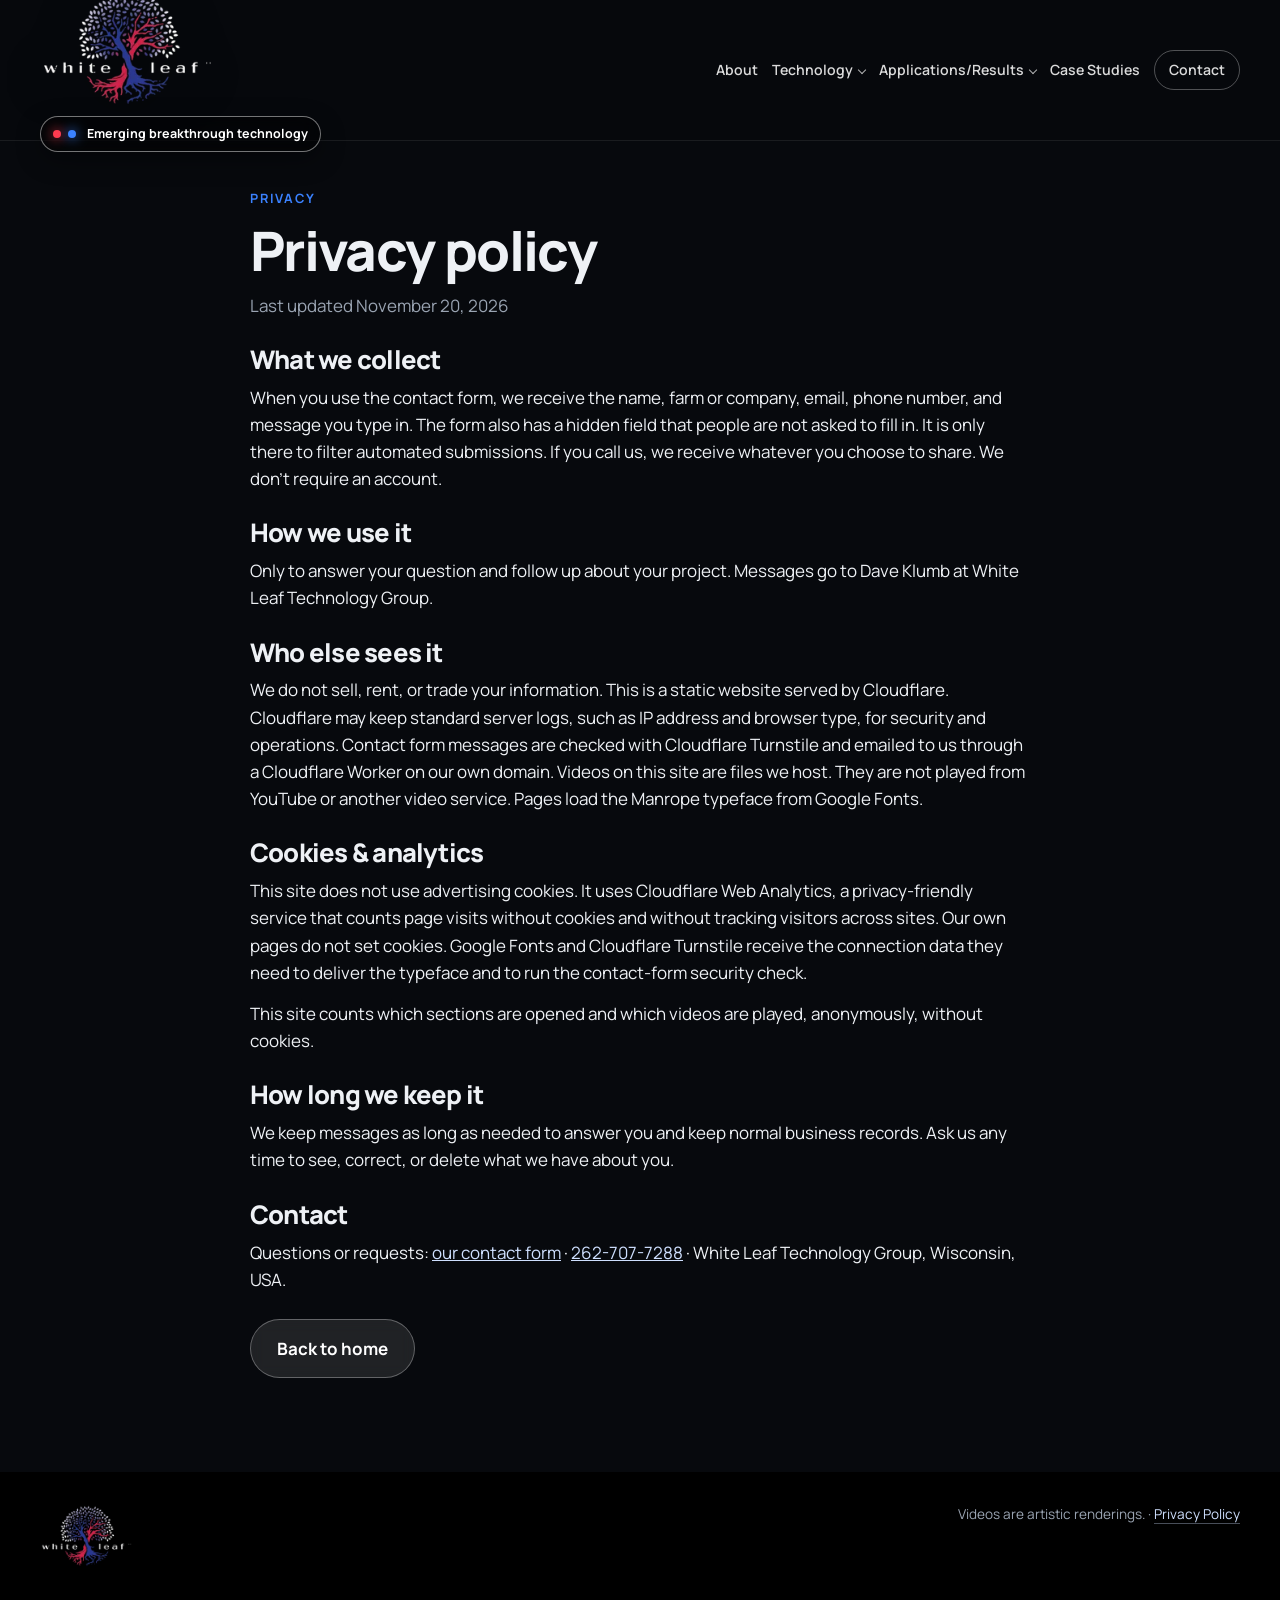
<file: privacy.html>
<!doctype html>
<html lang="en">
<head>
<meta charset="utf-8">
<meta name="viewport" content="width=device-width,initial-scale=1">
<title>Privacy policy | White Leaf Technology Group</title>
<meta name="description" content="How White Leaf Technology Group handles contact form messages on this site.">
<link rel="canonical" href="https://www.whiteleafled.net/privacy.html">
<meta name="robots" content="index,follow">
<meta name="theme-color" content="#07090d">
<link rel="icon" href="favicon.ico" sizes="any">
<link rel="icon" type="image/png" href="favicon-16x16.png" sizes="16x16">
<link rel="icon" type="image/png" href="favicon-32x32.png" sizes="32x32">
<link rel="apple-touch-icon" href="apple-touch-icon.png">
<link rel="preload" href="fonts/manrope-latin.woff2" as="font" type="font/woff2" crossorigin>
<link rel="stylesheet" href="style.css?v=20261120c">
</head>
<body class="legal">
<a class="skip" href="#main">Skip to content</a>
<header class="nav solid" id="nav"><div class="wrap nav-in">
<div class="brand-block">
<a href="index.html#top" class="brand" aria-label="White Leaf Technology Group"><img class="logo" src="img/logo-432.webp" srcset="img/logo-216.webp 216w, img/logo-432.webp 432w" sizes="(max-width:520px) 105px, 216px" alt="White Leaf Technology Group logo" width="852" height="584" fetchpriority="high"></a>
<p class="nav-eyebrow"><span class="dot r"></span><span class="dot b"></span>Emerging breakthrough technology</p>
</div>
<button type="button" class="menu-btn" aria-label="Open menu" aria-expanded="false" aria-controls="site-nav"><span></span><span></span></button>
<nav id="site-nav" aria-label="Primary"><a href="index.html#about">About</a><div class="dd"><a href="index.html#technology" class="dd-top" aria-haspopup="true" aria-expanded="false">Technology<span class="caret" aria-hidden="true"></span></a><div class="dd-menu"><a href="index.html#technology">How it works</a><a href="index.html#tech-wavelengths">Wavelengths</a><a href="index.html#tech-led">What is an LED</a><a href="index.html#tech-emerging">Emerging technology</a><a href="index.html#tech-used-today">Used today</a><a href="index.html#red-light">Red light</a><a href="index.html#blue-light">Blue light</a></div></div><div class="dd"><a href="index.html#applications" class="dd-top" aria-haspopup="true" aria-expanded="false">Applications/Results<span class="caret" aria-hidden="true"></span></a><div class="dd-menu"><a href="index.html#app-milking-holsteins">Milking Holsteins</a><a href="index.html#app-nursery">Calving pen</a><a href="index.html#app-heifer-huts">Heifer Huts</a><a href="index.html#app-water-troughs">Water Troughs</a><a href="index.html#app-how-we-kill-unseen-enemy">How we kill the Unseen Enemy</a><a href="index.html#app-bacteria-impact-milking-cow">How Heavy Loads of Bacteria Impact a Milking Cow</a><a href="index.html#app-unseen-enemy">Whey Material</a></div></div><a href="index.html#case-studies">Case Studies</a><a href="index.html#contact" class="nav-cta">Contact</a></nav>
</div></header>
<main id="main">
<section>
<div class="wrap legal-doc">
<p class="kicker">Privacy</p>
<h1>Privacy policy</h1>
<p class="muted">Last updated November 20, 2026</p>
<h3>What we collect</h3>
<p>When you use the contact form, we receive the name, farm or company, email, phone number, and message you type in. The form also has a hidden field that people are not asked to fill in. It is only there to filter automated submissions. If you call us, we receive whatever you choose to share. We don’t require an account.</p>
<h3>How we use it</h3>
<p>Only to answer your question and follow up about your project. Messages go to Dave Klumb at White Leaf Technology Group.</p>
<h3>Who else sees it</h3>
<p>We do not sell, rent, or trade your information. This is a static website served by Cloudflare. Cloudflare may keep standard server logs, such as IP address and browser type, for security and operations. Contact form messages are checked with Cloudflare Turnstile and emailed to us through a Cloudflare Worker on our own domain. Videos on this site are files we host. They are not played from YouTube or another video service. Pages load the Manrope typeface from Google Fonts.</p>
<h3>Cookies &amp; analytics</h3>
<p>This site does not use advertising cookies. It uses Cloudflare Web Analytics, a privacy-friendly service that counts page visits without cookies and without tracking visitors across sites. Our own pages do not set cookies. Google Fonts and Cloudflare Turnstile receive the connection data they need to deliver the typeface and to run the contact-form security check.</p>
<p>This site counts which sections are opened and which videos are played, anonymously, without cookies.</p>
<h3>How long we keep it</h3>
<p>We keep messages as long as needed to answer you and keep normal business records. Ask us any time to see, correct, or delete what we have about you.</p>
<h3>Contact</h3>
<p>Questions or requests: <a href="index.html#contact">our contact form</a> · <a href="tel:+12627077288">262-707-7288</a> · White Leaf Technology Group, Wisconsin, USA.</p>
<p><a class="btn ghost" href="index.html">Back to home</a></p>
</div>
</section>
</main>
<footer><div class="wrap foot"><a href="index.html#top" class="brand sm" aria-label="White Leaf Technology Group"><img class="logo" src="img/logo-432.webp" srcset="img/logo-216.webp 216w, img/logo-432.webp 432w" sizes="(max-width:520px) 105px, 216px" alt="White Leaf Technology Group logo" width="280" height="192" decoding="async" loading="lazy"></a><span class="muted">Videos are artistic renderings. · <a href="privacy.html">Privacy Policy</a></span></div></footer>
<script src="nav.js?v=20261117m" defer></script>
<!-- Cloudflare Web Analytics --><script defer src="https://static.cloudflareinsights.com/beacon.min.js" data-cf-beacon='{"token": "bc44002e8fd24649bb0716f6893d6892"}'></script>
</body>
</html>
</file>
<file: style.css>
/* Manrope (SIL Open Font License 1.1, see fonts/OFL.txt) — self-hosted variable font, latin subset */
@font-face{font-family:Manrope;font-style:normal;font-weight:200 800;font-display:swap;src:url(fonts/manrope-latin.woff2) format("woff2");unicode-range:U+0000-00FF,U+0131,U+0152-0153,U+02BB-02BC,U+02C6,U+02DA,U+02DC,U+0304,U+0308,U+0329,U+2000-206F,U+20AC,U+2122,U+2191,U+2193,U+2212,U+2215,U+FEFF,U+FFFD}
/* Metric-matched fallback so text does not jump when Manrope arrives */
@font-face{font-family:"Manrope Fallback";src:local("Arial"),local("Helvetica"),local("Liberation Sans");size-adjust:99%;ascent-override:107.7%;descent-override:30.3%;line-gap-override:0%}
:root{--bg:#fff;--ink:#0b0f14;--mut:#5b6573;--line:#e7eaee;--red:#ff3b4f;--blue:#3b82ff;--dark:#07090d;--r:22px;--w:1200px}
*{box-sizing:border-box;margin:0;padding:0}
html{scroll-behavior:smooth;-webkit-text-size-adjust:100%}
body{font-family:Manrope,"Manrope Fallback",system-ui,-apple-system,Segoe UI,sans-serif;color:var(--ink);background:var(--bg);line-height:1.6;font-size:17px;-webkit-font-smoothing:antialiased}
img,video{display:block;max-width:100%;height:auto}
a{color:inherit}
.wrap{width:min(var(--w),100% - 40px);margin-inline:auto}
.skip{position:absolute;left:-999px}.skip:focus{left:12px;top:12px;z-index:99;background:#fff;padding:8px 12px;border-radius:8px}
h1,h2,h3{letter-spacing:-.03em;line-height:1.05;font-weight:800}
h2{font-size:clamp(2rem,5vw,3.6rem);margin-bottom:18px}
h3{font-size:clamp(1.5rem,3vw,2.2rem);margin-bottom:14px}
.kicker{font-size:.8rem;font-weight:700;text-transform:uppercase;letter-spacing:.14em;color:var(--blue);margin-bottom:14px}
.muted{color:var(--mut)}
.btn{display:inline-flex;align-items:center;gap:8px;padding:15px 26px;border-radius:999px;background:linear-gradient(100deg,var(--red),var(--blue));color:#fff;font-weight:700;text-decoration:none;transition:transform .25s,box-shadow .25s;box-shadow:0 10px 30px -10px rgba(59,130,255,.6)}
.btn:hover{transform:translateY(-2px);box-shadow:0 16px 40px -10px rgba(255,59,79,.6)}
.btn.ghost{background:rgba(255,255,255,.1);backdrop-filter:blur(8px);border:1px solid rgba(255,255,255,.3);box-shadow:none}
/* nav */
.nav{position:fixed;inset:0 0 auto;z-index:60;transition:background .3s,box-shadow .3s}
.nav.solid{background:rgba(7,9,13,.82);backdrop-filter:blur(14px);box-shadow:0 1px 0 rgba(255,255,255,.08)}
.nav-in{display:flex;align-items:center;justify-content:space-between;flex-wrap:nowrap;gap:20px;height:132px;color:#fff;overflow:visible}
.brand-block{display:flex;flex-direction:column;align-items:flex-start;gap:8px;flex:0 1 auto;min-width:0}
.brand{display:flex;align-items:center;gap:10px;font-weight:800;text-decoration:none;font-size:1.1rem;letter-spacing:-.02em}
.brand em{font-style:normal;font-weight:500;opacity:.7}
.logo{display:block;height:100px!important;width:auto!important;max-width:210px!important;object-fit:contain;background:transparent;border-radius:0;box-shadow:none;filter:drop-shadow(0 8px 22px rgba(0,0,0,.5));flex:0 0 auto}
.brand{flex:0 0 auto}
.brand.sm .logo{height:64px!important;width:auto!important;filter:drop-shadow(0 4px 14px rgba(0,0,0,.45))}
.nav-eyebrow{display:inline-flex;align-items:center;gap:7px;flex:0 0 auto;margin:0;font-size:.78rem;font-weight:700;padding:7px 12px;border-radius:999px;color:#fff;background:rgba(0,0,0,.45);backdrop-filter:blur(10px);border:1px solid rgba(255,255,255,.45);box-shadow:0 8px 24px rgba(0,0,0,.35);white-space:nowrap}
.nav-in > .menu-btn{margin-left:auto}
@media (min-width:1280px){.logo{height:120px!important;max-width:240px!important}.nav-in{height:140px}}
@media (min-width:1500px){.logo{height:148px!important;max-width:280px!important}.nav-in{height:178px}}
.leaf{width:22px;height:22px;border-radius:0 60% 0 60%;background:linear-gradient(135deg,var(--red),var(--blue))}
nav a{text-decoration:none;font-weight:600;font-size:.88rem;opacity:.85;margin-left:14px;white-space:nowrap}nav a:hover{opacity:1}
#site-nav{display:flex!important;flex-direction:row!important;align-items:center;flex-wrap:nowrap!important;flex:0 0 auto;white-space:nowrap}
.nav-cta{padding:8px 14px!important}
.nav-cta{padding:9px 18px;border-radius:999px;border:1px solid rgba(255,255,255,.35)}
.menu-btn{display:none;background:none;border:0;width:40px;height:40px;cursor:pointer}
.menu-btn span{display:block;height:2px;width:24px;background:#fff;margin:6px auto;transition:.3s}
/* hero */
.hero{position:relative;min-height:100svh;color:#fff;overflow:hidden;background:#000 url(media/flyby.webp) center/cover}
.hero-video{position:absolute;inset:0;width:100%;height:100%!important;object-fit:cover;filter:brightness(1.25);animation:zoom 24s ease-in-out infinite alternate}@keyframes zoom{to{transform:scale(1.08)}}
.hero-shade{position:absolute;inset:0;background:linear-gradient(180deg,rgba(0,0,0,.4) 0%,rgba(0,0,0,.1) 35%,rgba(5,7,10,.88) 100%),linear-gradient(90deg,rgba(0,0,0,.55),transparent 65%)}
.hero-in{position:absolute;left:50%;bottom:0;transform:translateX(-50%);z-index:2;width:min(var(--w),calc(100% - 40px));padding:0 0 11vh;display:flex;flex-direction:column;align-items:flex-start;box-sizing:border-box}
@media (min-width:901px){}
.eyebrow{display:inline-flex;align-items:center;gap:8px;font-size:.85rem;font-weight:600;padding:8px 14px;border-radius:999px;background:rgba(255,255,255,.1);backdrop-filter:blur(8px);border:1px solid rgba(255,255,255,.2);margin-bottom:24px}
.dot{width:8px;height:8px;border-radius:50%}.dot.r{background:var(--red);box-shadow:0 0 12px var(--red)}.dot.b{background:var(--blue);box-shadow:0 0 12px var(--blue);margin-right:4px}
.hero h1{font-size:clamp(3rem,9vw,7.5rem);margin-bottom:22px}
.grad{background:linear-gradient(90deg,#ff6b7a,#7aa8ff);-webkit-background-clip:text;background-clip:text;color:transparent}
.lead{font-size:clamp(1.1rem,2vw,1.35rem);max-width:560px;opacity:.9;margin-bottom:32px}
.hero h1.lead{font-size:clamp(1.1rem,2vw,1.35rem);max-width:560px;opacity:.9;margin:0 0 32px;font-weight:400;letter-spacing:normal;line-height:1.6}
.ctas{display:flex;gap:12px;flex-wrap:wrap}
.tag{margin-top:28px;font-size:.75rem;opacity:.55}
.scroll-cue{position:absolute;left:50%;bottom:28px;width:26px;height:42px;border:2px solid rgba(255,255,255,.5);border-radius:14px;transform:translateX(-50%)}
.scroll-cue::after{content:"";position:absolute;left:50%;top:8px;width:4px;height:8px;border-radius:2px;background:#fff;transform:translateX(-50%);animation:cue 1.8s infinite}
@keyframes cue{to{opacity:0;transform:translate(-50%,14px)}}
/* sections */
.sec{padding:clamp(80px,12vw,150px) 0;position:relative;overflow:hidden}
.head{max-width:760px;margin-bottom:56px}
.split{display:grid;grid-template-columns:1fr 1.1fr;gap:clamp(32px,6vw,90px);align-items:center}
.split+.split{margin-top:clamp(70px,10vw,130px)}
.split.rev .txt{order:2}
.mt{margin-top:clamp(70px,10vw,120px)}
.txt p{margin-bottom:14px;font-size:1.08rem}
.media{position:relative;border-radius:var(--r);overflow:hidden;box-shadow:0 30px 60px -30px rgba(11,15,20,.45)}
.media img{width:100%;aspect-ratio:4/3;object-fit:cover;transition:transform 1.2s cubic-bezier(.2,.7,.2,1)}
.media:hover img{transform:scale(1.04)}
figcaption{font-size:.78rem;color:var(--mut);padding-top:10px}
.media figcaption{position:absolute;left:14px;bottom:14px;padding:6px 12px;border-radius:999px;background:rgba(0,0,0,.55);backdrop-filter:blur(6px);color:#fff}
/* dark tech */
.dark{background:var(--dark);color:#eef1f5}.dark .muted{color:#9aa4b2}
.glow{position:absolute;width:600px;height:600px;border-radius:50%;filter:blur(120px);opacity:.35;pointer-events:none}
.g1{background:var(--red);top:-200px;left:-200px}.g2{background:var(--blue);bottom:-200px;right:-200px}
.dark .kicker,.cta .kicker{color:#7aa8ff}
.duo{display:grid;grid-template-columns:1fr 1fr;gap:24px;position:relative}
.panel{border-radius:var(--r);overflow:hidden;background:rgba(255,255,255,.04);border:1px solid rgba(255,255,255,.1);backdrop-filter:blur(10px);transition:transform .4s}
.panel:hover{transform:translateY(-6px)}
.panel img{width:100%;aspect-ratio:16/10;object-fit:cover}
.pbody{padding:30px}
.nm{font-size:.75rem;font-weight:700;letter-spacing:.12em;text-transform:uppercase}
.red .nm{color:#ff7685}.blue .nm{color:#7aa8ff}
.red{box-shadow:0 0 80px -30px var(--red)}.blue{box-shadow:0 0 80px -30px var(--blue)}
.panel h3{margin:8px 0 14px}
.panel ul{list-style:none;color:#c4ccd6}.panel li{padding-left:22px;position:relative;margin-bottom:10px}
.panel li::before{content:"";position:absolute;left:0;top:.6em;width:8px;height:8px;border-radius:50%}
.red li::before{background:var(--red)}.blue li::before{background:var(--blue)}
.wide{margin-top:24px;position:relative}.wide video{width:100%;border-radius:var(--r);aspect-ratio:16/9;object-fit:cover;background:#000}
.dark figcaption{color:#8a94a2}
/* apps */
.grid{display:grid;grid-template-columns:repeat(auto-fit,minmax(200px,1fr));gap:18px}
@media (min-width:901px){#applications .grid{grid-template-columns:repeat(4,minmax(0,1fr))}}
.tile{position:relative;border-radius:var(--r);overflow:hidden;aspect-ratio:3/4}
.tile img{width:100%;height:100%!important;object-fit:cover;transition:transform 1s}
.tile:hover img{transform:scale(1.06)}
.tile figcaption{position:absolute;inset:auto 0 0;padding:60px 20px 20px;color:#fff;font-size:.92rem;background:linear-gradient(transparent,rgba(0,0,0,.85))}
.tile b{display:block;font-size:1.2rem;letter-spacing:-.02em;margin-bottom:4px}
/* results */
.soft{background:#f5f7fa}
.stats{display:grid;grid-template-columns:repeat(3,1fr);gap:18px}
.stat{background:#fff;border-radius:var(--r);padding:36px 30px;border:1px solid var(--line)}
.stat b{font-size:clamp(3rem,7vw,5.2rem);font-weight:800;letter-spacing:-.05em;line-height:1}
.stat i{font-style:normal;font-weight:700;font-size:1.3rem;margin-left:6px;color:var(--mut)}
.stat span{display:block;margin-top:12px;color:var(--mut)}
.stat.hl{background:linear-gradient(140deg,#1a0b14,#0b1430);color:#fff;border:0}
.stat.hl b{background:linear-gradient(90deg,#ff6b7a,#7aa8ff);-webkit-background-clip:text;background-clip:text;color:transparent}
.stat.hl span,.stat.hl i{color:#aab3c0}
.note{margin-top:22px;color:var(--mut);max-width:760px}
.roi{margin-top:22px;border-top:1px solid var(--line)}
.roi div{display:flex;justify-content:space-between;gap:16px;padding:14px 0;border-bottom:1px solid var(--line)}
.roi dt{color:var(--mut)}.roi dd{font-weight:800;white-space:nowrap}
/* cta + footer */
.cta{background:var(--dark);color:#fff;text-align:center}.cta .muted{color:#9aa4b2;margin-bottom:30px}
.cta .wrap{position:relative}
footer{background:#000;color:#fff;padding:32px 0;font-size:.85rem}
.foot{display:flex;justify-content:space-between;gap:16px;flex-wrap:wrap}.foot .muted{color:#7d8794}
.foot .muted a{color:#cfe0ff;text-decoration:none;border-bottom:1px solid rgba(207,224,255,.35)}
.foot .muted a:hover{color:#fff;border-bottom-color:#fff}
.contact-form .muted a{color:#cfe0ff}
.brand.sm{font-size:.95rem}
/* motion */
.reveal{opacity:0;transform:translateY(32px);transition:opacity .9s cubic-bezier(.2,.7,.2,1),transform .9s cubic-bezier(.2,.7,.2,1)}
.reveal.in{opacity:1;transform:none}
.no-js .reveal{opacity:1;transform:none}
@media (max-width:1279px) and (min-width:901px){
 .logo{height:88px!important;max-width:180px!important}
 .nav-in{height:110px}
 nav a{margin-left:12px;font-size:.84rem}
}
@media (min-width:901px){
 #site-nav{flex-direction:row!important;flex-wrap:nowrap!important;position:static!important;transform:none!important;background:transparent!important;padding:0!important;inset:auto!important}
 #site-nav a{margin:0 0 0 14px;padding:0;border:0;font-size:.88rem}
 .nav-cta{border:1px solid rgba(255,255,255,.35)!important;border-radius:999px!important;padding:8px 14px!important}
}
@media (max-width:900px){
 .nav-in{height:110px;gap:12px}
 .logo{height:96px!important;width:auto!important}
 .nav-eyebrow{font-size:.72rem;padding:7px 12px;max-width:42vw;overflow:hidden;text-overflow:ellipsis}
 .split,.duo{grid-template-columns:1fr}.split.rev .txt{order:0}
 .grid{grid-template-columns:1fr 1fr}.stats{grid-template-columns:1fr}
 .menu-btn{display:block}
 nav{position:fixed;inset:120px 0 auto;background:rgba(7,9,13,.96);backdrop-filter:blur(14px);display:flex;flex-direction:column;padding:12px 20px 24px;transform:translateY(-130%);transition:transform .35s}
 nav.open{transform:none}nav a{margin:0;padding:14px 0;font-size:1.1rem;border-bottom:1px solid rgba(255,255,255,.08)}
 .nav-cta{border:0;border-radius:0}
 .brand em{display:none}
 .menu-btn[aria-expanded=true] span:first-child{transform:translateY(4px) rotate(45deg)}
 .menu-btn[aria-expanded=true] span:last-child{transform:translateY(-4px) rotate(-45deg)}
}
@media (max-width:520px){.grid{grid-template-columns:1fr}.tile{aspect-ratio:4/3}.hero-in{padding-bottom:16vh}.nav-eyebrow{display:none}.nav-in{height:88px}.logo{height:72px!important;width:auto!important}}
@media (prefers-reduced-motion:reduce){*{animation:none!important;transition:none!important;scroll-behavior:auto!important}.reveal{opacity:1;transform:none}.hero-video{display:none}}
.vids{display:grid;grid-template-columns:1fr 1fr;gap:24px}@media(max-width:900px){.vids{grid-template-columns:1fr}}

/* section panels: hidden on home; shown one-at-a-time via nav */
body.home-mode .nav-panel{display:none!important}
body.panel-mode #top,
body.panel-mode .home-end{display:none!important}
body.panel-mode .nav-panel{display:none!important}
body.panel-mode .nav-panel.is-active{display:block!important}
body.panel-mode .nav-panel.is-active + .nav-panel.is-active{display:block!important}
body.panel-mode .nav.solid,
body.home-mode .nav.solid{background:rgba(7,9,13,.82)}
#site-nav a.is-active{opacity:1;color:#fff}
#site-nav a.is-active:not(.nav-cta){box-shadow:none}

/* contact card + form */
.contact-card{max-width:720px;margin:0 auto}
.contact-card .product-line,.contact-info .product-line{font-weight:700;letter-spacing:.04em;margin:0 0 6px;color:#e8eef7}
.contact-card .tagline,.contact-info .tagline{margin:0 0 28px;font-size:1.05rem}
.contact-lines{list-style:none;padding:0;margin:0 0 28px}
.contact-lines li{margin:8px 0;font-size:1.15rem}
.contact-lines .name{font-weight:800;font-size:1.35rem;color:#fff}
.contact-lines a{color:#cfe0ff;text-decoration:none;border-bottom:1px solid rgba(207,224,255,.35)}
.contact-lines a:hover{color:#fff;border-bottom-color:#fff}
.contact-page{display:grid;gap:40px;align-items:start}
@media (min-width:900px){.contact-page{grid-template-columns:1fr 1.1fr;gap:56px}}
.contact-form{display:grid;gap:14px;padding:28px;border-radius:var(--r);background:rgba(255,255,255,.04);border:1px solid rgba(255,255,255,.1);position:relative}
.contact-form label{display:grid;gap:6px;font-size:.85rem;font-weight:600;color:#c5ced9;text-align:left}
.contact-form input,.contact-form textarea{width:100%;box-sizing:border-box;padding:12px 14px;border-radius:12px;border:1px solid rgba(255,255,255,.16);background:rgba(0,0,0,.35);color:#fff;font:inherit}
.contact-form input:focus,.contact-form textarea:focus{outline:2px solid var(--blue);outline-offset:1px}
.contact-form .btn{justify-self:start;margin-top:6px;border:0;cursor:pointer;font:inherit}
.contact-form .btn:disabled{opacity:.6;cursor:wait;transform:none}
.contact-form .cf-turnstile{justify-self:start;max-width:100%}
.form-status{margin:0}
.small{font-size:.85rem;margin-top:8px}
.cta .contact-card .kicker{color:#7aa8ff}


/* technology sub-pages */
.tech-sub{display:flex;flex-wrap:wrap;gap:10px;margin:0 0 36px}
.tech-sub a{padding:8px 16px;border-radius:999px;border:1px solid rgba(255,255,255,.25);color:inherit;text-decoration:none;font-size:.9rem;font-weight:600}
.tech-sub a:hover{border-color:#fff}
.panel h3 a{color:inherit;text-decoration:none}
.more{margin-top:36px}
.sec:not(.dark) .more .btn.ghost{color:var(--ink,#0b0d12);border-color:rgba(0,0,0,.25)}
.ticks{padding-left:1.2em;margin:14px 0}.ticks li{margin:8px 0}
.pair{display:grid;grid-template-columns:1fr 1fr;gap:16px;align-content:start}
.pair .media img{width:100%;height:220px;object-fit:cover}
.chips{line-height:1.9;font-weight:600}
#tech-used-today h3.reveal{margin:0 0 18px}
@media(max-width:520px){.pair{grid-template-columns:1fr}}
/* dropdown menus */
html{scroll-padding-top:150px}
.dd{position:relative;display:inline-flex;align-items:center}
.caret{display:inline-block;width:6px;height:6px;margin-left:6px;border-right:1.5px solid currentColor;border-bottom:1.5px solid currentColor;transform:translateY(-2px) rotate(45deg);opacity:.8}
.dd-menu{position:absolute;top:100%;left:4px;min-width:210px;padding:10px 0;margin-top:10px;background:rgba(7,9,13,.96);backdrop-filter:blur(14px);border:1px solid rgba(255,255,255,.12);border-radius:12px;box-shadow:0 16px 40px rgba(0,0,0,.45);opacity:0;visibility:hidden;transform:translateY(-6px);transition:opacity .2s,transform .2s,visibility .2s;z-index:70}
.dd-menu::before{content:"";position:absolute;left:0;right:0;top:-14px;height:14px}
.dd:hover .dd-menu,.dd:focus-within .dd-menu,.dd.open .dd-menu{opacity:1;visibility:visible;transform:none}
#site-nav .dd-menu a{display:block;margin:0!important;padding:9px 18px!important;font-size:.88rem;opacity:.85;white-space:nowrap}
#site-nav .dd-menu a:hover{opacity:1;background:rgba(255,255,255,.06)}
@media (min-width:901px){#site-nav .dd > .dd-top{margin-left:14px}}
@media (max-width:900px){
 #site-nav{flex-direction:column!important;align-items:stretch}
 .dd{display:block}.dd-top{display:flex!important;justify-content:space-between;align-items:center}
 .dd-menu{position:static;opacity:1;visibility:visible;transform:none;display:none;margin:0;padding:0 0 6px 14px;background:transparent;border:0;box-shadow:none;backdrop-filter:none}
 .dd.open .dd-menu{display:block}
 #site-nav .dd-menu a{padding:10px 0!important;font-size:1rem}
}

.tile-link{display:block;color:inherit;text-decoration:none}
.tile video{width:100%;height:100%;object-fit:cover;display:block;transition:transform 1s}
.tile:hover video{transform:scale(1.06)}

.media.tall img{aspect-ratio:3/4;object-fit:cover}

/* Unseen Enemy / long-form lists */
.plain-list{list-style:none;margin:0;padding:0}
.plain-list li{padding-left:1.15rem;position:relative;margin-bottom:14px;line-height:1.55;color:inherit}
.plain-list li::before{content:"";position:absolute;left:0;top:.7em;width:6px;height:6px;border-radius:50%;background:var(--accent,#c45c4a)}
.plain-list.numbered{counter-reset:plain}
.plain-list.numbered li{padding-left:1.6rem}
.plain-list.numbered li::before{content:counter(plain);counter-increment:plain;width:auto;height:auto;border-radius:0;background:none;top:0;font-weight:700;font-size:.85em;color:var(--accent,#c45c4a)}
.dark .plain-list li::before{background:#7aa8ff}
.dark .plain-list.numbered li::before{background:none;color:#7aa8ff}

/* Phones and tablets. Desktop (901px and up) is unchanged. */
@media (max-width:900px){
  .nav-in{min-width:0}
  .brand-block,.brand{min-width:0;flex:1 1 auto}
  .logo{flex-shrink:1;min-width:0;width:auto!important;max-width:100%!important;height:auto!important;max-height:96px!important;object-fit:contain}
  .menu-btn{width:44px;height:44px;flex:0 0 44px}
  .nav:has(#site-nav.open){background:rgba(7,9,13,.96)}
  #site-nav{
    top:110px;bottom:0;left:0;right:0;width:auto;max-width:100%;
    overflow-x:hidden;overflow-y:auto;overscroll-behavior:contain;
    white-space:normal;flex-wrap:nowrap!important;
    -webkit-overflow-scrolling:touch;
  }
  #site-nav a{white-space:normal;min-height:44px;display:flex;align-items:center;line-height:1.3}
  #site-nav .dd-menu a{white-space:normal;min-height:44px;height:auto;padding-top:12px!important;padding-bottom:12px!important}
  .btn,.tech-sub a,.contact-lines a,.contact-form .btn{min-height:44px;white-space:normal}
  .tech-sub a{display:inline-flex;align-items:center}
  .contact-lines a{display:inline-flex;align-items:center}
  .contact-form input,.contact-form textarea{font-size:16px;min-height:44px}
  .small{font-size:1rem}
  .wrap,.split,.duo,.pair,.grid,.vids,.contact-page,.txt,.media,.tile,.tile-link{min-width:0}
  .split,.duo{grid-template-columns:minmax(0,1fr)}
  .grid,.pair{grid-template-columns:repeat(2,minmax(0,1fr))}
  .media img,.pair .media img,.tile img,.tile video{max-width:100%}
  .nav,.nav.solid{background:rgba(7,9,13,.96);backdrop-filter:none;-webkit-backdrop-filter:none}
  #site-nav{visibility:hidden}
  #site-nav.open{visibility:visible}
  .hero{min-height:0;height:auto;background:#fff;padding-top:110px}
  .hero-video{position:relative;top:auto;right:auto;bottom:auto;left:auto;width:100%;max-width:100%;height:auto!important;object-fit:contain;animation:none}
  .hero-shade{display:none}
  .hero-in{position:relative;left:auto;right:auto;bottom:auto;transform:none;width:100%;max-width:none;margin:0;padding:22px 20px 8px;background:#fff;color:var(--ink)}
  .hero .btn.ghost{color:var(--ink);background:#fff;border:1px solid rgba(11,15,20,.28);box-shadow:none}
  .hero .tag{opacity:.75;font-size:.875rem}
  .scroll-cue{position:relative;left:auto;bottom:auto;transform:none;display:block;width:44px;height:44px;margin:8px auto 28px;border-color:rgba(11,15,20,.45)}
  .scroll-cue::after{background:var(--ink)}
  body.panel-mode .nav-panel.is-active{padding-top:128px}
}
@media (max-width:520px){
  .logo{max-height:72px!important}
  #site-nav{top:88px}
  .hero{padding-top:88px}
  .grid,.pair{grid-template-columns:minmax(0,1fr)}
  body.panel-mode .nav-panel.is-active{padding-top:108px}
}
/* privacy policy */
body.legal{background:var(--dark);color:#eef1f5}
body.legal .nav,body.legal .nav.solid{background:rgba(7,9,13,.96)}
body.legal .muted{color:#9aa4b2}
.wrap.legal-doc{width:min(780px,calc(100% - 40px));padding:168px 0 80px}
.legal-doc h1{font-size:clamp(2.2rem,5vw,3.4rem);margin:0 0 12px}
.legal-doc h3{font-size:clamp(1.25rem,2.4vw,1.6rem);margin:28px 0 10px}
.legal-doc p{margin:0 0 14px}
.legal-doc a:not(.btn){color:#cfe0ff}
.legal-doc .btn{margin-top:12px}
@media (min-width:1280px){.wrap.legal-doc{padding-top:188px}}
@media (min-width:1500px){.wrap.legal-doc{padding-top:220px}}
@media (max-width:900px){.wrap.legal-doc{padding-top:140px}}
@media (max-width:520px){.wrap.legal-doc{padding-top:116px}}

@media (max-width:900px) and (prefers-reduced-motion:reduce){
  .hero{min-height:0;height:auto;background:#fff;padding-top:0}
  .hero::before{content:"";display:block;width:100%;aspect-ratio:16/9;background:#07090d url(media/flyby.webp) center/contain no-repeat}
  .hero-video{display:none!important}
}

/* --- modern-web audit additions --- */
picture{display:contents}
[tabindex="-1"]:focus{outline:none}
.field-err{color:#ff8a96;font-weight:600;font-size:.85rem}
.contact-form [aria-invalid="true"],.contact-form input:user-invalid,.contact-form textarea:user-invalid{border-color:#ff8a96}
.form-status.ok{color:#7ee2a8}
.form-status.err{color:#ff8a96}
.dd.dismissed .dd-menu{opacity:0;visibility:hidden;transform:translateY(-6px)}
/* Avoid a flash of every page section (and the layout jump when JS tidies up): with JS available, show only the home view until site.js picks the right panel. */
@media (scripting:enabled){
 body:not(.home-mode):not(.panel-mode) .nav-panel:not(:target){display:none}
 body:not(.home-mode):not(.panel-mode):has(.nav-panel:target) :is(#top,.home-end){display:none}
}

/* --- compact header on desktop for inner views (About, Technology, Applications/Results, video panels, Case Studies) ---
   Home and Contact keep the tall header; phones/tablets (<=900px) are unchanged. site.js already puts
   body.panel-mode and body.view-<id> on <body>, so this is CSS only. */
@media (min-width:901px){
 body.panel-mode:not(.view-contact){--hdr:66px;--hdr-logo:54px;--hdr-logo-w:112px}
 body.panel-mode:not(.view-contact) .nav-in{height:var(--hdr);transition:height .25s ease}
 body.panel-mode:not(.view-contact) .brand-block{flex-direction:row;align-items:center;gap:16px}
 body.panel-mode:not(.view-contact) .logo{height:var(--hdr-logo)!important;max-width:var(--hdr-logo-w)!important;filter:drop-shadow(0 3px 8px rgba(0,0,0,.45));transition:height .25s ease}
 body.panel-mode:not(.view-contact) .nav-eyebrow{font-size:.72rem;padding:5px 11px;box-shadow:none}
 body.panel-mode:not(.view-contact) .nav-panel.is-active{padding-top:calc(var(--hdr) + 40px)}
 html:has(body.panel-mode:not(.view-contact)){scroll-padding-top:calc(66px + 16px)}
}
@media (min-width:1280px){
 body.panel-mode:not(.view-contact){--hdr:84px;--hdr-logo:72px;--hdr-logo-w:148px}
 html:has(body.panel-mode:not(.view-contact)){scroll-padding-top:calc(84px + 16px)}
}
@media (min-width:1500px){
 body.panel-mode:not(.view-contact){--hdr:100px;--hdr-logo:84px;--hdr-logo-w:172px}
 html:has(body.panel-mode:not(.view-contact)){scroll-padding-top:calc(100px + 16px)}
}
</file>
